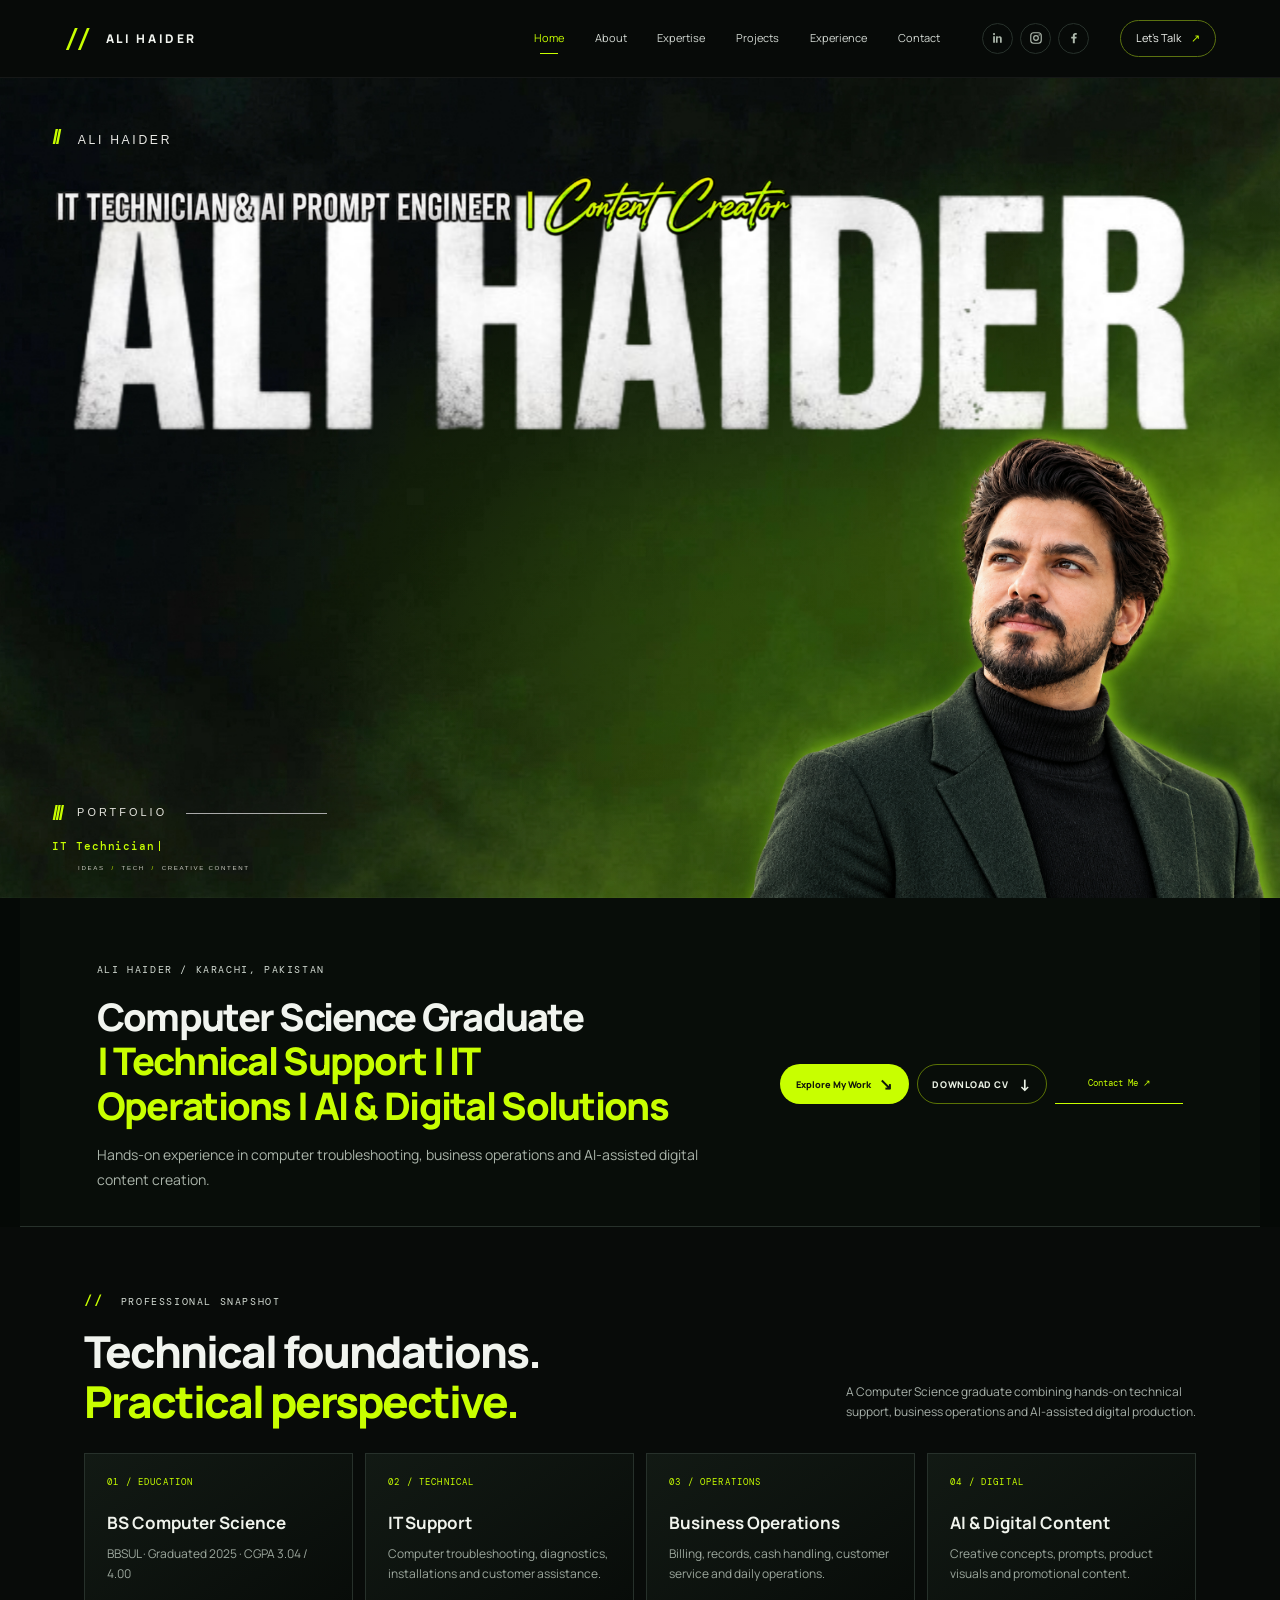
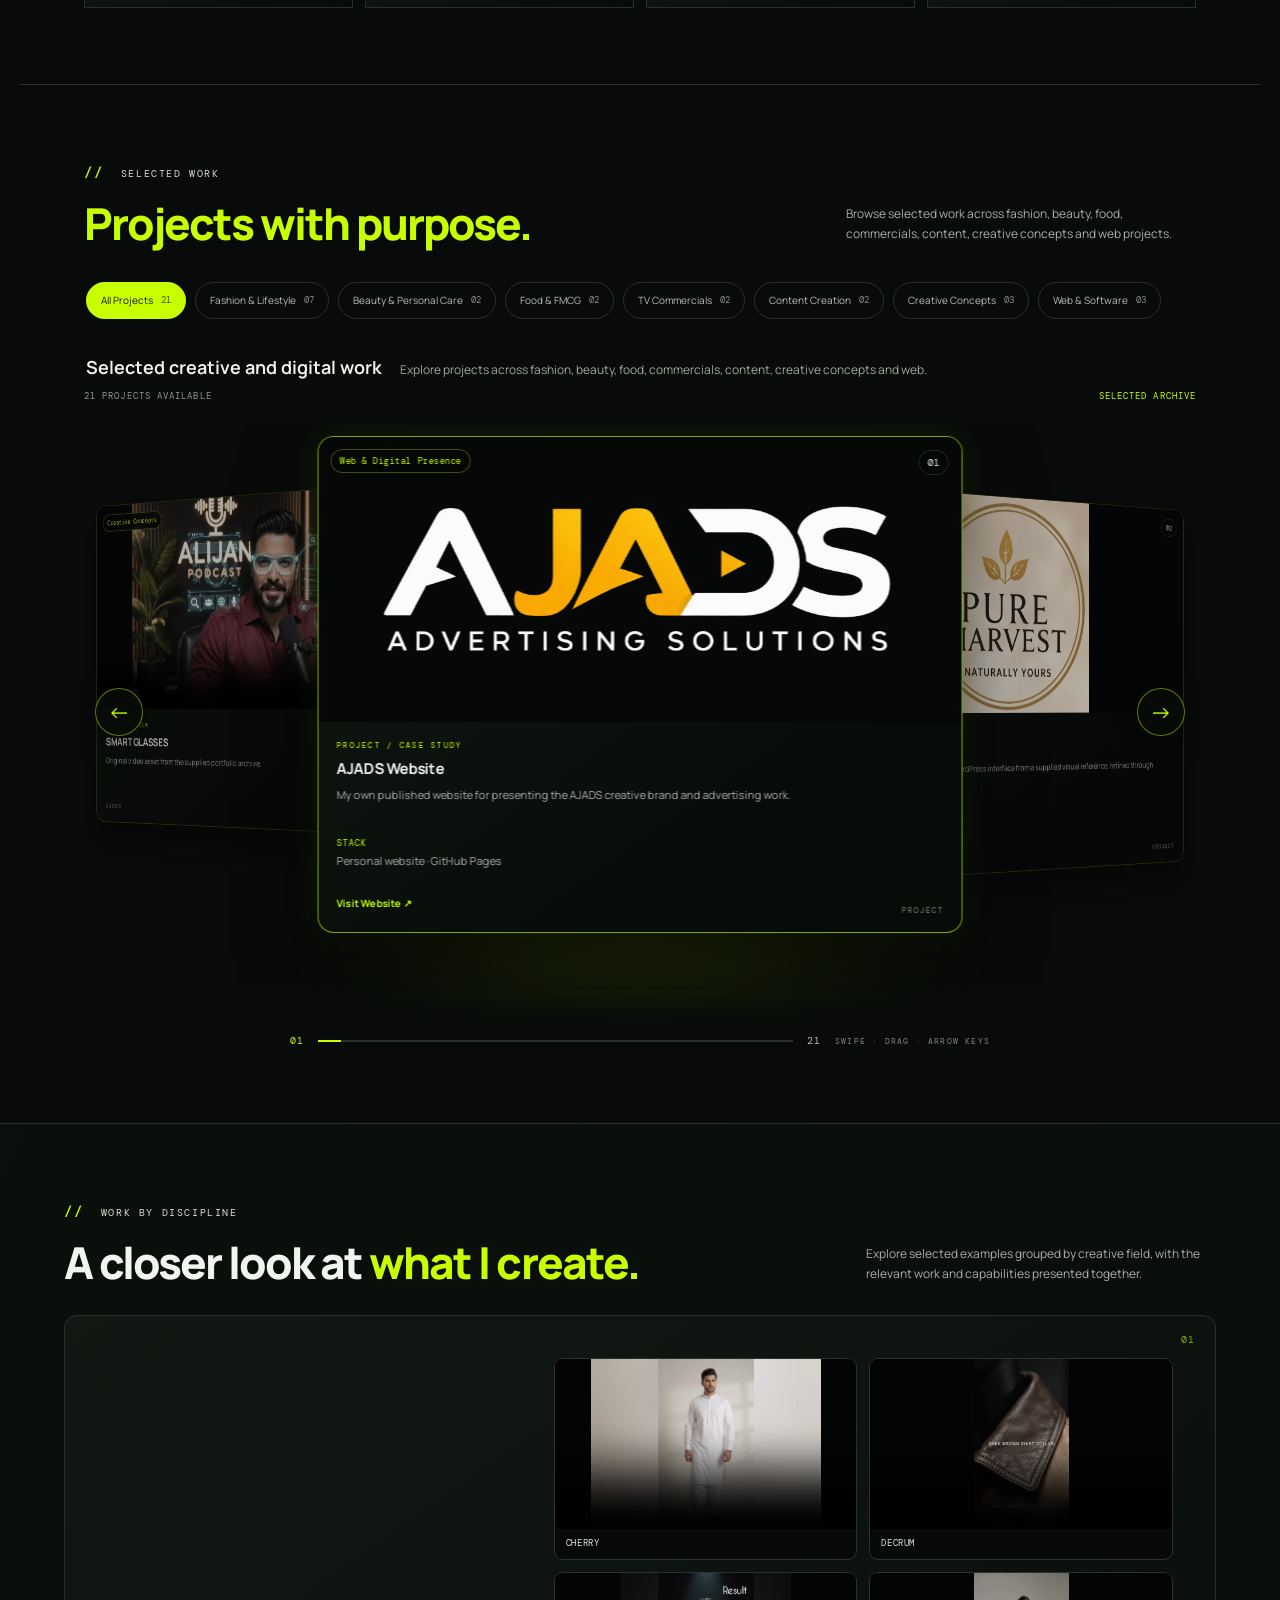
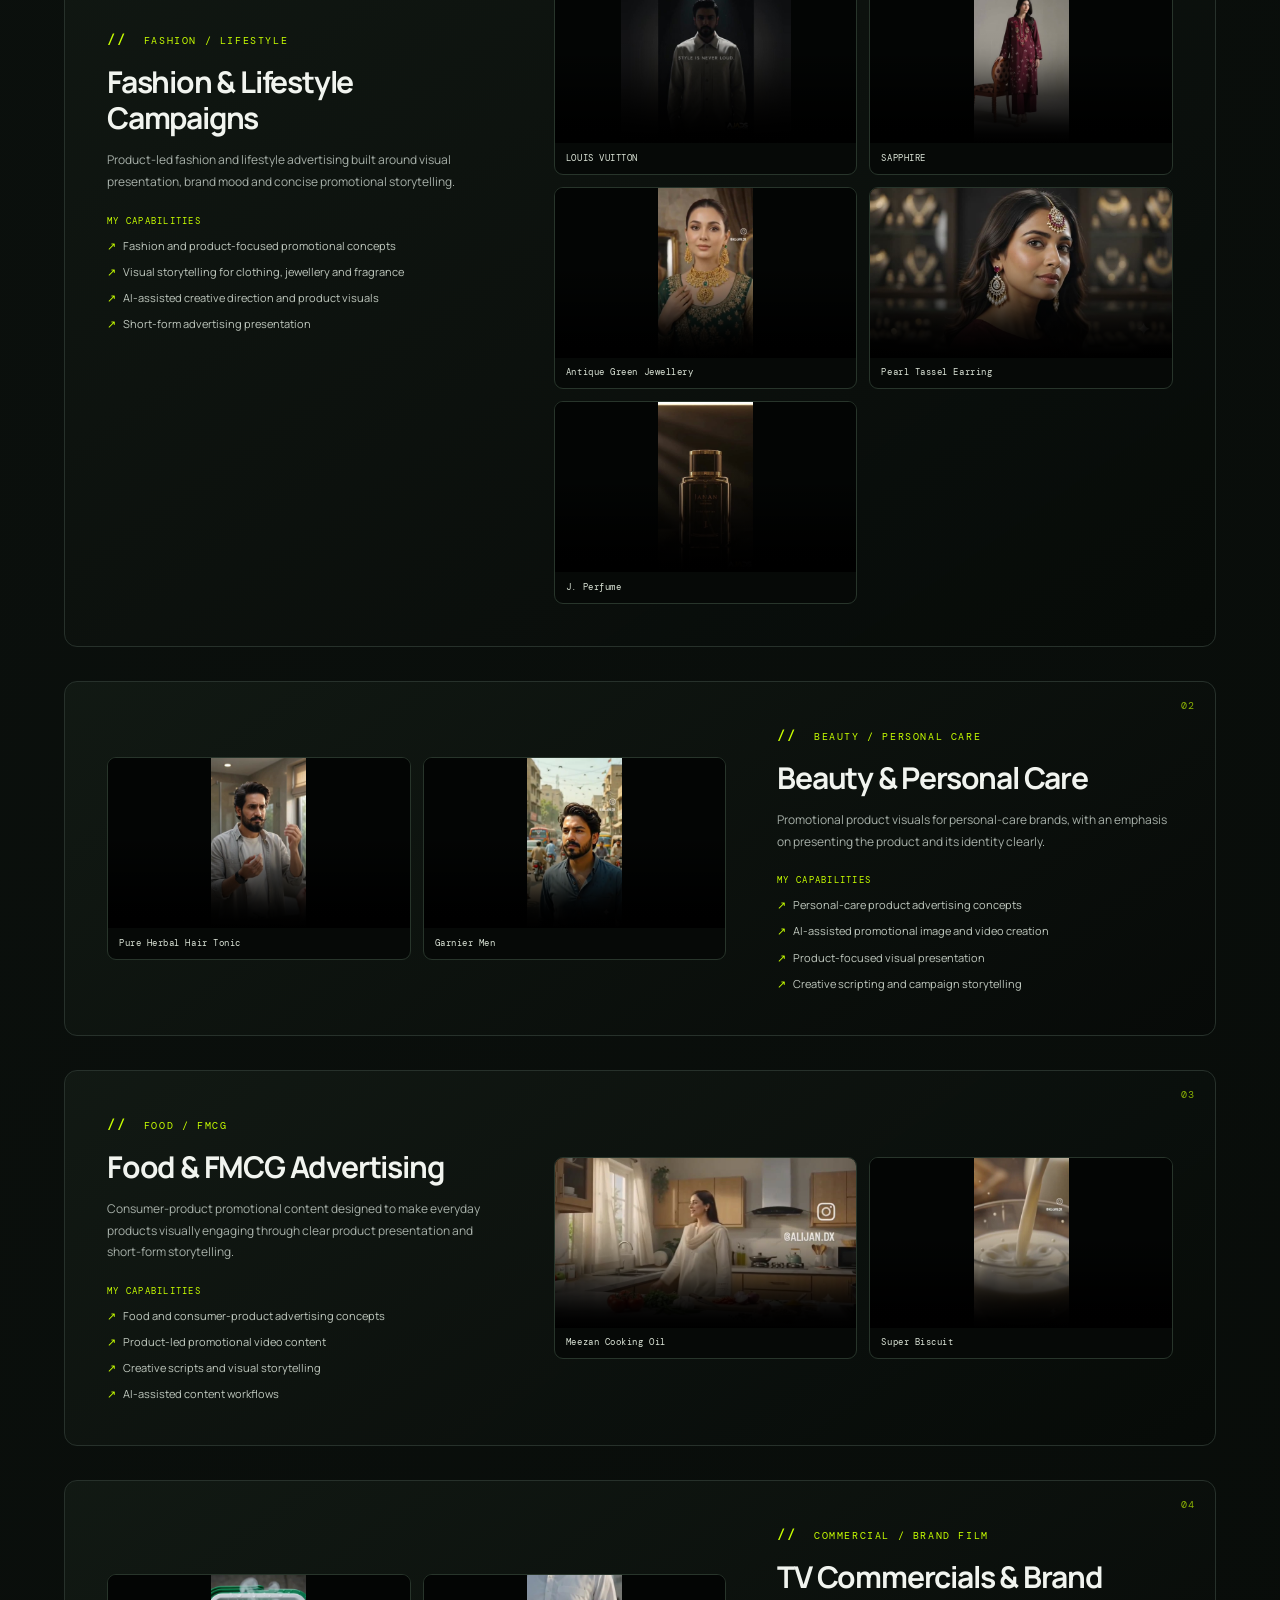
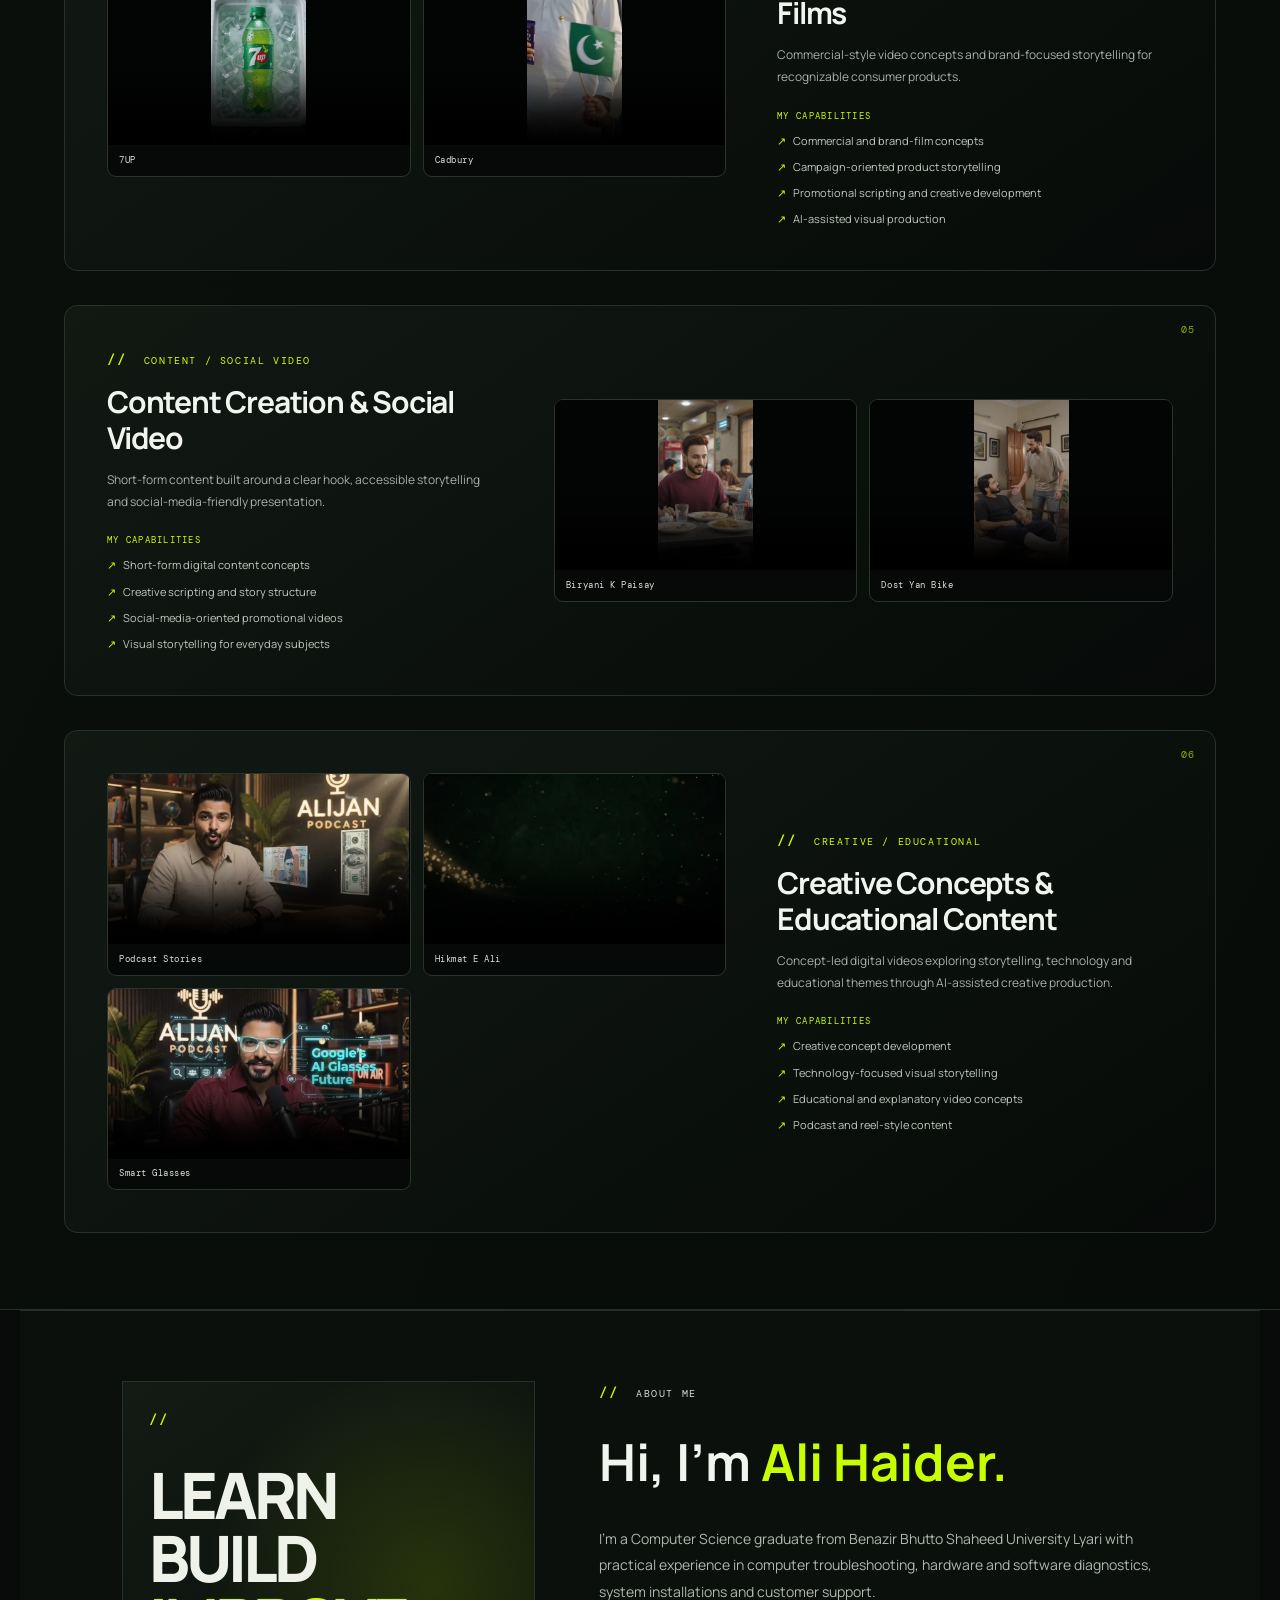
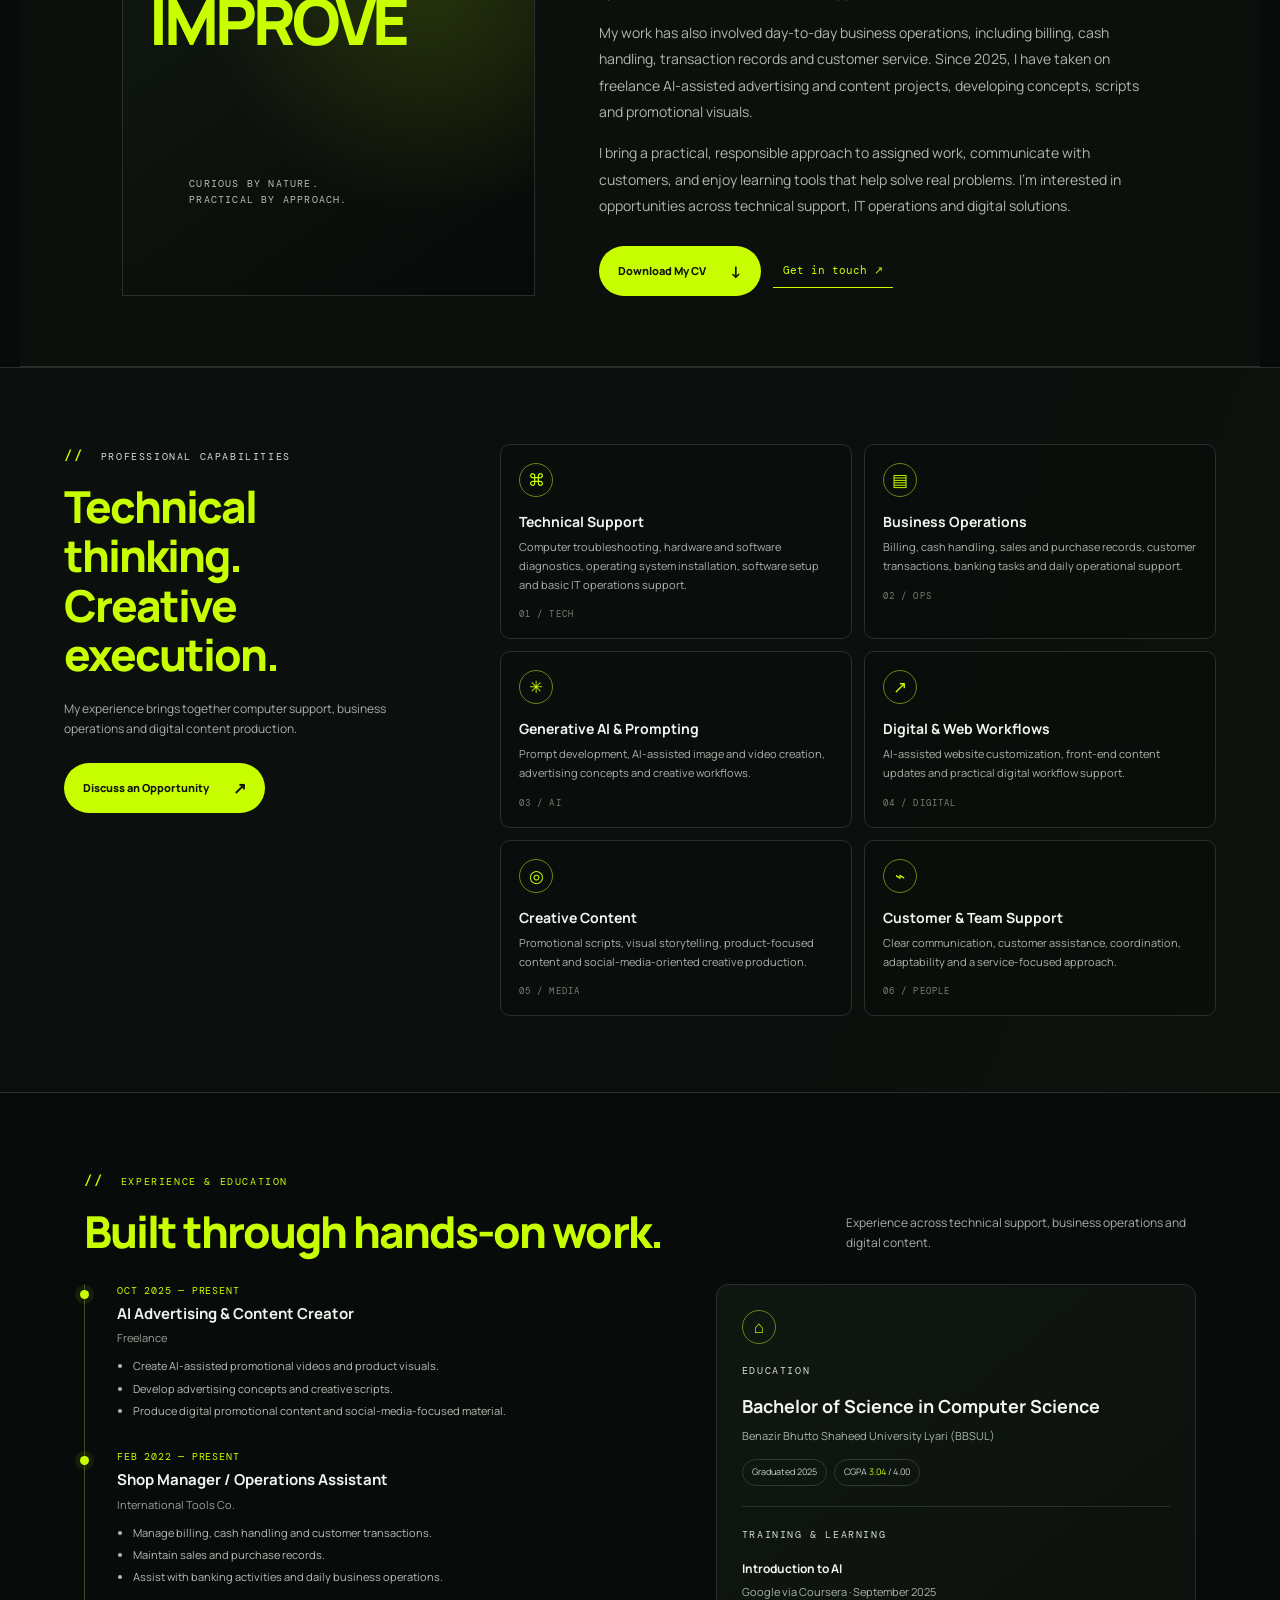
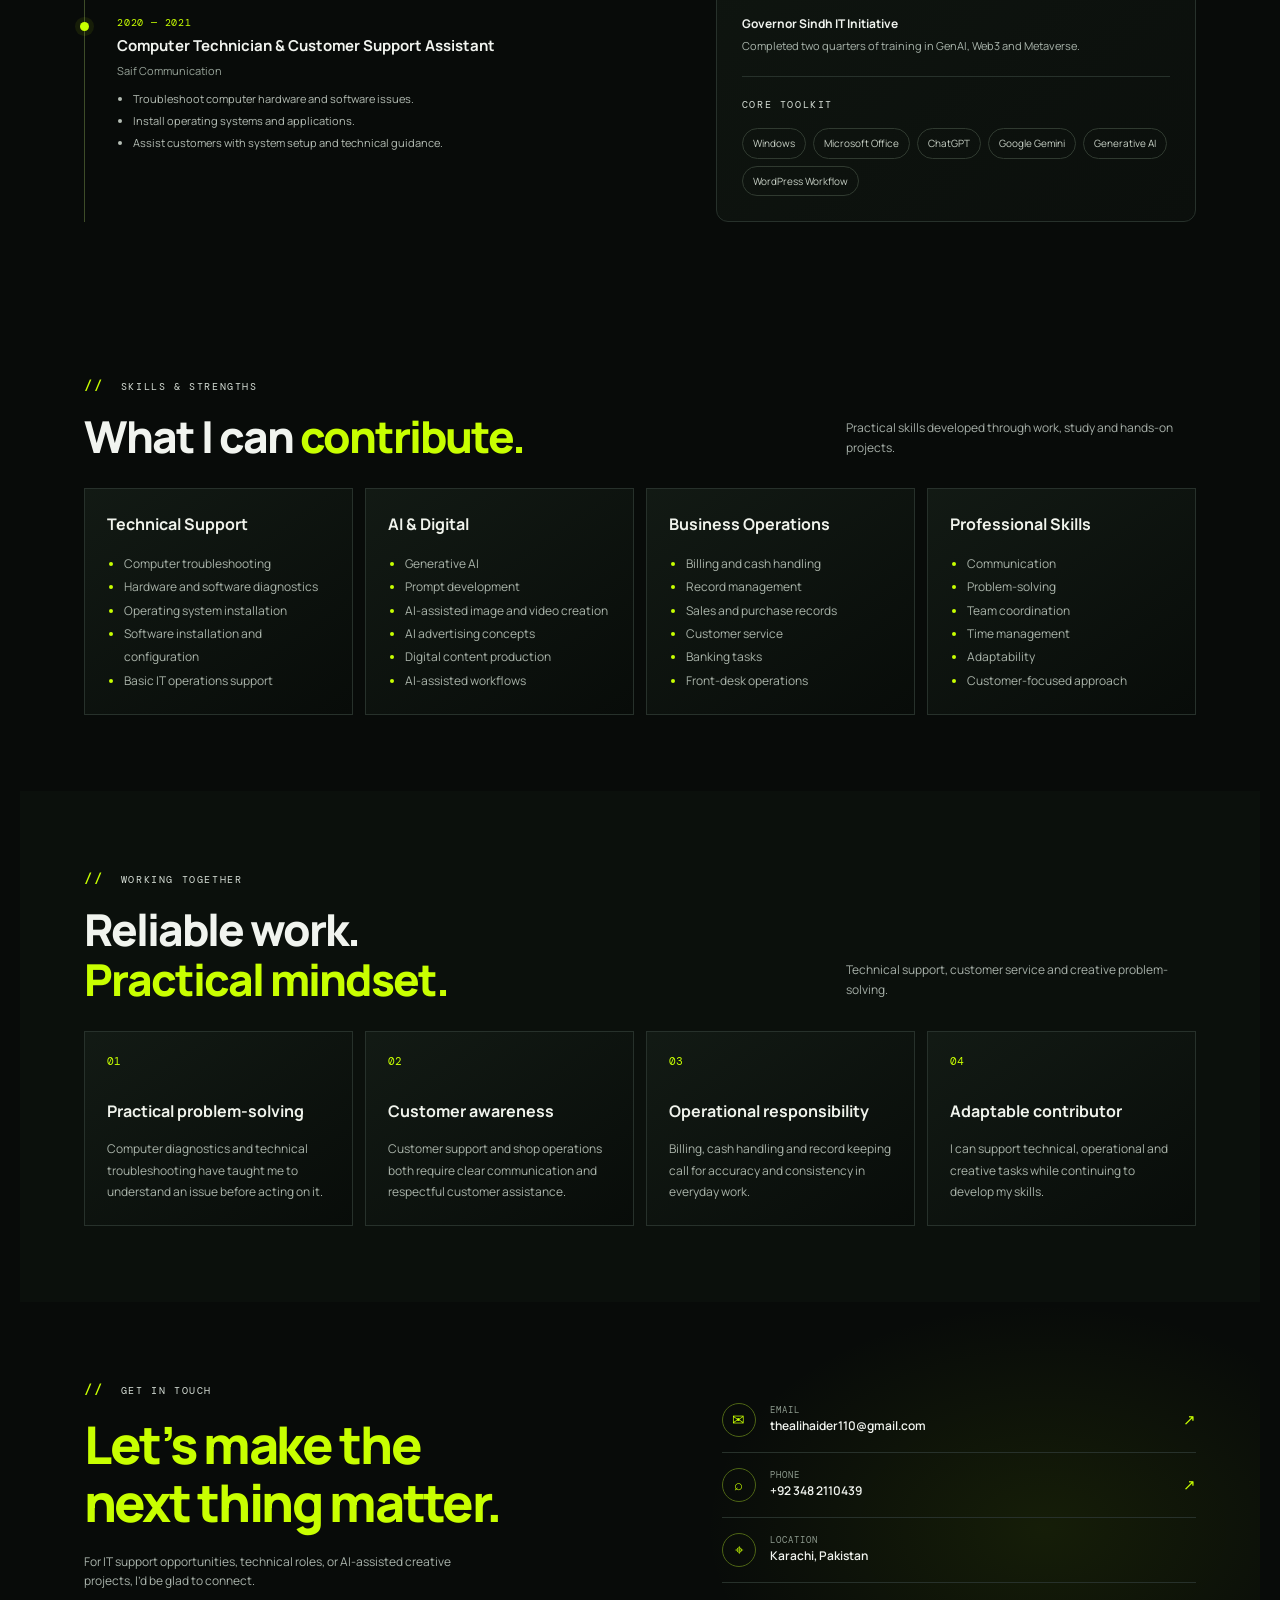
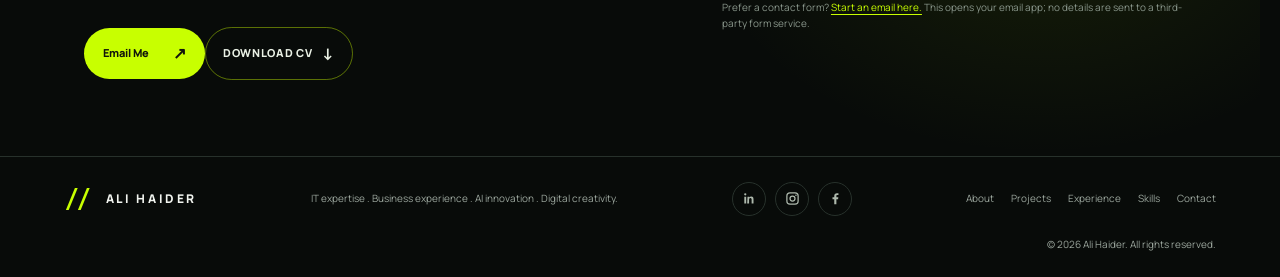
<file: index.html>
<!doctype html>
<html lang="en">
<head>
  <meta charset="utf-8"><meta name="viewport" content="width=device-width, initial-scale=1, viewport-fit=cover">
  <meta name="robots" content="index,follow">
  <meta name="author" content="Ali Haider">
  <meta name="theme-color" content="#080b09">
  <title>Ali Haider | IT Support & AI Creative Specialist</title>
  <meta name="description" content="Ali Haider — Computer Science graduate with experience in IT support, computer troubleshooting, business operations, and AI-assisted advertising and digital projects.">
  <meta property="og:title" content="Ali Haider | IT Support & AI Creative Specialist">
  <meta property="og:description" content="IT expertise, AI innovation and digital creativity.">
  <meta property="og:type" content="website">
  <meta property="og:locale" content="en_PK">
  <meta name="twitter:card" content="summary_large_image">
  <meta property="og:image" content="assets/images/ali-haider-hero.png">
  <link rel="preconnect" href="https://fonts.googleapis.com"><link rel="preconnect" href="https://fonts.gstatic.com" crossorigin>
  <link href="https://fonts.googleapis.com/css2?family=DM+Mono:wght@400;500&family=Manrope:wght@400;500;600;700;800&display=swap" rel="stylesheet">
  <link rel="stylesheet" href="colors/theme.css">
  <link rel="stylesheet" href="spacing/layout.css">
  <link rel="stylesheet" href="typography/type.css">
  <link rel="stylesheet" href="styles.css">
  <link rel="stylesheet" href="styles/components.css">
  <script type="application/ld+json">{"@context":"https://schema.org","@type":"Person","name":"Ali Haider","address":{"@type":"PostalAddress","addressLocality":"Karachi","addressCountry":"PK"},"alumniOf":{"@type":"CollegeOrUniversity","name":"Benazir Bhutto Shaheed University Lyari"},"email":"thealihaider110@gmail.com","sameAs":["https://www.linkedin.com/in/ali-haider-bb7a821a0?utm_source=share_via&amp;utm_content=profile&amp;utm_medium=member_android","https://www.instagram.com/alijan.dx?exln=MTBlaW90cDAzczU2dA==","https://www.facebook.com/share/1CWtFuwxdp/"]}</script>
</head>
<body>
  <a class="skip-link" href="#main">Skip to content</a>
  <header class="site-header">
    <a class="brand brand-animated" href="#home" aria-label="Ali Haider home"><span class="brand-mark">//</span><span>ALI HAIDER</span></a>
    <button class="menu-toggle" aria-label="Open navigation" aria-expanded="false" aria-controls="main-nav"><span></span><span></span></button>
    <nav id="main-nav" class="nav" aria-label="Main navigation">
      <a class="nav-link active" href="#home">Home</a><a class="nav-link" href="#about">About</a><a class="nav-link" href="#services">Expertise</a><a class="nav-link" href="#projects">Projects</a><a class="nav-link" href="#experience">Experience</a><a class="nav-link" href="#contact">Contact</a>
      <div class="header-social-links" aria-label="Digital platforms">
        <a href="https://www.linkedin.com/in/ali-haider-bb7a821a0?utm_source=share_via&amp;utm_content=profile&amp;utm_medium=member_android" target="_blank" rel="noopener noreferrer" aria-label="LinkedIn" title="LinkedIn">
          <svg viewBox="0 0 24 24" aria-hidden="true"><path d="M5.2 3.5a1.8 1.8 0 1 1 0 3.6 1.8 1.8 0 0 1 0-3.6ZM3.7 9h3v11h-3zm5.1 0h2.9v1.5h.1A3.2 3.2 0 0 1 14.7 8.8c3.1 0 3.7 2 3.7 4.6V20h-3v-5.8c0-1.4 0-3.1-1.9-3.1s-2.2 1.5-2.2 3V20h-3z"/></svg>
        </a>
        <a href="https://www.instagram.com/alijan.dx?exln=MTBlaW90cDAzczU2dA==" target="_blank" rel="noopener noreferrer" aria-label="Instagram" title="Instagram">
          <svg viewBox="0 0 24 24" aria-hidden="true"><rect x="3" y="3" width="18" height="18" rx="5" fill="none" stroke="currentColor" stroke-width="2"/><circle cx="12" cy="12" r="4" fill="none" stroke="currentColor" stroke-width="2"/><circle cx="17.5" cy="6.7" r="1.2"/></svg>
        </a>
        <a href="https://www.facebook.com/share/1CWtFuwxdp/" target="_blank" rel="noopener noreferrer" aria-label="Facebook" title="Facebook">
          <svg viewBox="0 0 24 24" aria-hidden="true"><path d="M13.4 21v-8h2.7l.4-3.1h-3.1v-2c0-.9.3-1.5 1.6-1.5h1.7V3.6c-.3 0-1.3-.1-2.5-.1-2.5 0-4.2 1.5-4.2 4.3v2.1H7.2V13H10v8z"/></svg>
        </a>
      </div>
      <a class="nav-cta" href="https://wa.me/923482110439" target="_blank" rel="noopener noreferrer">Let’s Talk <span>↗</span></a>
    </nav>
  </header>
  <main id="main">
    <section class="hero hero-reference" id="home" aria-label="Ali Haider animated portfolio hero">
      <div class="hero-stage">
        <img class="hero-background" src="assets/hero-animation/background.jpg" alt="" aria-hidden="true">
        <div class="hero-top-mark"><span>//</span> ALI HAIDER</div>
        <img class="hero-role" src="assets/hero-animation/role.png" alt="IT Technician and AI Prompt Engineer, Content Creator">
        <img class="hero-name" src="assets/hero-animation/name.png" alt="ALI HAIDER">
        <img class="hero-portrait" src="assets/hero-animation/portrait.png" alt="Ali Haider">
        <div class="hero-footer">
          <div class="hero-footer-row"><span class="slashes">///</span><span>PORTFOLIO</span><i></i></div>
          <span class="hero-role-typed" aria-live="polite"></span>
          <p>IDEAS <b>/</b> TECH <b>/</b> CREATIVE CONTENT</p>
        </div>
      </div>
      <div class="hero-intro-strip"><div><p class="eyebrow">ALI HAIDER / KARACHI, PAKISTAN</p><h1>Computer Science Graduate <span>| Technical Support | IT Operations | AI & Digital Solutions</span></h1><p>Hands-on experience in computer troubleshooting, business operations and AI-assisted digital content creation.</p></div><div class="hero-intro-actions"><a class="button button-primary" href="#projects">Explore My Work <span>↘</span></a><a class="button button-secondary" href="assets/Ali-Haider-CV.pdf" download>Download CV <span>↓</span></a><a class="text-link" href="#contact">Contact Me ↗</a></div></div>
    </section>
    <section class="section snapshot-section" id="snapshot">
      <div class="section-heading"><div><p class="eyebrow"><span class="eyebrow-mark">//</span> PROFESSIONAL SNAPSHOT</p><h2>Technical foundations.<br><span>Practical perspective.</span></h2></div><p class="section-intro">A Computer Science graduate combining hands-on technical support, business operations and AI-assisted digital production.</p></div>
      <div class="snapshot-grid">
        <article><span class="snapshot-index">01 / EDUCATION</span><strong>BS Computer Science</strong><p>BBSUL · Graduated 2025 · CGPA 3.04 / 4.00</p></article>
        <article><span class="snapshot-index">02 / TECHNICAL</span><strong>IT Support</strong><p>Computer troubleshooting, diagnostics, installations and customer assistance.</p></article>
        <article><span class="snapshot-index">03 / OPERATIONS</span><strong>Business Operations</strong><p>Billing, records, cash handling, customer service and daily operations.</p></article>
        <article><span class="snapshot-index">04 / DIGITAL</span><strong>AI & Digital Content</strong><p>Creative concepts, prompts, product visuals and promotional content.</p></article>
      </div>
    </section>

    <section class="section projects-section" id="projects">
      <div class="section-heading"><div><p class="eyebrow"><span class="eyebrow-mark">//</span> SELECTED WORK</p><h2>Projects with <span>purpose.</span></h2></div><p class="section-intro">Browse selected work across fashion, beauty, food, commercials, content, creative concepts and web projects.</p></div>
      <div class="project-filter-wrap"><div class="filter-row project-category-nav" id="project-category-nav" role="group" aria-label="Filter projects">
        <button class="filter active" data-filter="all" aria-pressed="true">All Projects <span class="filter-count"></span></button>
        <button class="filter" data-filter="Fashion & Lifestyle" aria-pressed="false">Fashion & Lifestyle <span class="filter-count"></span></button>
        <button class="filter" data-filter="Beauty & Personal Care" aria-pressed="false">Beauty & Personal Care <span class="filter-count"></span></button>
        <button class="filter" data-filter="Food & FMCG" aria-pressed="false">Food & FMCG <span class="filter-count"></span></button>
        <button class="filter" data-filter="TV Commercials" aria-pressed="false">TV Commercials <span class="filter-count"></span></button>
        <button class="filter" data-filter="Content Creation" aria-pressed="false">Content Creation <span class="filter-count"></span></button>
        <button class="filter" data-filter="Creative Concepts" aria-pressed="false">Creative Concepts <span class="filter-count"></span></button>
        <button class="filter" data-filter="Web & Software" aria-pressed="false">Web & Software <span class="filter-count"></span></button>
      </div></div>
      <div class="project-category-intro" id="project-category-intro" aria-live="polite"><h3>Selected creative and digital work</h3><p>Choose a category to explore the relevant projects, creative approach and individual contribution.</p></div>
      <div class="project-results-line"><span id="project-results-count" aria-live="polite">Preparing project archive…</span><span class="project-results-accent">SELECTED ARCHIVE</span></div>
      <div class="portfolio-stage" id="portfolio-stage" aria-label="Manually navigated project gallery">
        <button class="carousel-control carousel-prev" type="button" aria-label="Previous project">←</button>
        <div class="project-grid portfolio-carousel" id="project-grid" tabindex="0" aria-label="Project gallery. Use left and right arrow keys."></div>
        <button class="carousel-control carousel-next" type="button" aria-label="Next project">→</button>
      </div>
      <div class="carousel-status" aria-live="polite"><span id="carousel-current">00</span><span class="carousel-progress"><i id="carousel-progress-fill"></i></span><span id="carousel-total">00</span><span class="carousel-hint">SWIPE · DRAG · ARROW KEYS</span></div>
    </section>

    <!-- Skill-based showcase: separate from, and directly below, the original Projects section. -->
    <section class="section skill-showcases-section" id="skill-showcases" aria-labelledby="skill-showcases-title">
      <div class="section-heading">
        <div><p class="eyebrow"><span class="eyebrow-mark">//</span> WORK BY DISCIPLINE</p><h2 id="skill-showcases-title">A closer look at <span>what I create.</span></h2></div>
        <p class="section-intro">Explore selected examples grouped by creative field, with the relevant work and capabilities presented together.</p>
      </div>
      <div id="skill-showcase-list" class="skill-showcase-list" aria-live="polite">
        <p class="showcase-loading">Loading skill showcases…</p>
      </div>
    </section>

    <section class="section about-professional" id="about">
      <div class="about-professional-visual"><p class="eyebrow"><span class="eyebrow-mark">//</span></p><div class="about-visual-statement">LEARN<br>BUILD<br><span>IMPROVE</span></div><p class="visual-caption">CURIOUS BY NATURE.<br>PRACTICAL BY APPROACH.</p></div>
      <div class="about-professional-copy"><p class="eyebrow"><span class="eyebrow-mark">//</span> ABOUT ME </p><h2>Hi, I’m <span>Ali Haider.</span></h2>
        <p>I’m a Computer Science graduate from Benazir Bhutto Shaheed University Lyari with practical experience in computer troubleshooting, hardware and software diagnostics, system installations and customer support.</p>
        <p>My work has also involved day-to-day business operations, including billing, cash handling, transaction records and customer service. Since 2025, I have taken on freelance AI-assisted advertising and content projects, developing concepts, scripts and promotional visuals.</p>
        <p>I bring a practical, responsible approach to assigned work, communicate with customers, and enjoy learning tools that help solve real problems. I’m interested in opportunities across technical support, IT operations and digital solutions.</p>
        <div class="about-actions"><a class="button button-primary" href="assets/Ali-Haider-CV.pdf" download>Download My CV <span>↓</span></a><a class="text-link" href="#contact">Get in touch ↗</a></div>
      </div>
    </section>

    <section class="section expertise-section" id="services">
      <div class="expertise-intro"><p class="eyebrow"><span class="eyebrow-mark">//</span> PROFESSIONAL CAPABILITIES</p><h2>Technical thinking.<br><span>Creative execution.</span></h2><p>My experience brings together computer support, business operations and digital content production.</p><a class="button button-primary" href="#contact">Discuss an Opportunity <span>↗</span></a></div>
      <div class="expertise-grid">
        <article class="expertise-card"><span class="card-icon">⌘</span><h3>Technical Support</h3><p>Computer troubleshooting, hardware and software diagnostics, operating system installation, software setup and basic IT operations support.</p><span class="card-index">01 / TECH</span></article>
        <article class="expertise-card"><span class="card-icon">▤</span><h3>Business Operations</h3><p>Billing, cash handling, sales and purchase records, customer transactions, banking tasks and daily operational support.</p><span class="card-index">02 / OPS</span></article>
        <article class="expertise-card"><span class="card-icon">✳</span><h3>Generative AI & Prompting</h3><p>Prompt development, AI-assisted image and video creation, advertising concepts and creative workflows.</p><span class="card-index">03 / AI</span></article>
        <article class="expertise-card"><span class="card-icon">↗</span><h3>Digital & Web Workflows</h3><p>AI-assisted website customization, front-end content updates and practical digital workflow support.</p><span class="card-index">04 / DIGITAL</span></article>
        <article class="expertise-card"><span class="card-icon">◎</span><h3>Creative Content</h3><p>Promotional scripts, visual storytelling, product-focused content and social-media-oriented creative production.</p><span class="card-index">05 / MEDIA</span></article>
        <article class="expertise-card"><span class="card-icon">⌁</span><h3>Customer & Team Support</h3><p>Clear communication, customer assistance, coordination, adaptability and a service-focused approach.</p><span class="card-index">06 / PEOPLE</span></article>
      </div>
    </section>

    <section class="section journey-section" id="experience">
      <div class="section-heading"><div><p class="eyebrow"><span class="eyebrow-mark">//</span> EXPERIENCE & EDUCATION</p><h2>Built through <span>hands-on work.</span></h2></div><p class="section-intro">Experience across technical support, business operations and digital content.</p></div>
      <div class="journey-grid"><div class="timeline">
        <article class="timeline-item"><span class="timeline-dot"></span><p class="timeline-date">OCT 2025 — PRESENT</p><h3>AI Advertising & Content Creator</h3><p>Freelance</p><ul><li>Create AI-assisted promotional videos and product visuals.</li><li>Develop advertising concepts and creative scripts.</li><li>Produce digital promotional content and social-media-focused material.</li></ul></article>
        <article class="timeline-item"><span class="timeline-dot"></span><p class="timeline-date">FEB 2022 — PRESENT</p><h3>Shop Manager / Operations Assistant</h3><p>International Tools Co.</p><ul><li>Manage billing, cash handling and customer transactions.</li><li>Maintain sales and purchase records.</li><li>Assist with banking activities and daily business operations.</li></ul></article>
        <article class="timeline-item"><span class="timeline-dot"></span><p class="timeline-date">2020 — 2021</p><h3>Computer Technician & Customer Support Assistant</h3><p>Saif Communication</p><ul><li>Troubleshoot computer hardware and software issues.</li><li>Install operating systems and applications.</li><li>Assist customers with system setup and technical guidance.</li></ul></article>
      </div>
      <aside class="education-card"><span class="card-icon">⌂</span><p class="eyebrow">EDUCATION</p><h3>Bachelor of Science in Computer Science</h3><p>Benazir Bhutto Shaheed University Lyari (BBSUL)</p><div class="education-meta"><span>Graduated 2025</span><span class="cgpa-highlight">CGPA <span class="cgpa-number">3.04</span> / 4.00</span></div><div class="education-rule"></div><p class="eyebrow">TRAINING & LEARNING</p><h4>Introduction to AI</h4><p>Google via Coursera · September 2025</p><h4>Governor Sindh IT Initiative</h4><p>Completed two quarters of training in GenAI, Web3 and Metaverse.</p><div class="education-rule"></div><p class="eyebrow core-toolkit-label">CORE TOOLKIT</p><div class="tool-pills core-toolkit" aria-label="Core toolkit"><span>Windows</span><span>Microsoft Office</span><span>ChatGPT</span><span>Google Gemini</span><span>Generative AI</span><span>WordPress Workflow</span></div></aside></div>
    </section>

    <section class="section skills-detail" id="skills"><div class="section-heading"><div><p class="eyebrow"><span class="eyebrow-mark">//</span> SKILLS & STRENGTHS</p><h2>What I can <span>contribute.</span></h2></div><p class="section-intro">Practical skills developed through work, study and hands-on projects.</p></div>
      <div class="skill-detail-grid">
        <article><h3>Technical Support</h3><ul><li>Computer troubleshooting</li><li>Hardware and software diagnostics</li><li>Operating system installation</li><li>Software installation and configuration</li><li>Basic IT operations support</li></ul></article>
        <article><h3>AI & Digital</h3><ul><li>Generative AI</li><li>Prompt development</li><li>AI-assisted image and video creation</li><li>AI advertising concepts</li><li>Digital content production</li><li>AI-assisted workflows</li></ul></article>
        <article><h3>Business Operations</h3><ul><li>Billing and cash handling</li><li>Record management</li><li>Sales and purchase records</li><li>Customer service</li><li>Banking tasks</li><li>Front-desk operations</li></ul></article>
        <article><h3>Professional Skills</h3><ul><li>Communication</li><li>Problem-solving</li><li>Team coordination</li><li>Time management</li><li>Adaptability</li><li>Customer-focused approach</li></ul></article>
      </div>
    </section>

    <section class="section why-section" id="why-work-with-me"><div class="section-heading"><div><p class="eyebrow"><span class="eyebrow-mark">//</span> WORKING TOGETHER</p><h2>Reliable work.<br><span>Practical mindset.</span></h2></div><p class="section-intro">Technical support, customer service and creative problem-solving.</p></div>
      <div class="why-grid"><article><b>01</b><h3>Practical problem-solving</h3><p>Computer diagnostics and technical troubleshooting have taught me to understand an issue before acting on it.</p></article><article><b>02</b><h3>Customer awareness</h3><p>Customer support and shop operations both require clear communication and respectful customer assistance.</p></article><article><b>03</b><h3>Operational responsibility</h3><p>Billing, cash handling and record keeping call for accuracy and consistency in everyday work.</p></article><article><b>04</b><h3>Adaptable contributor</h3><p>I can support technical, operational and creative tasks while continuing to develop my skills.</p></article></div>
    </section>

    <section class="contact-section" id="contact"><div class="contact-backdrop" aria-hidden="true"></div><div class="contact-copy"><p class="eyebrow"><span class="eyebrow-mark">//</span> GET IN TOUCH</p><h2>Let’s make the<br><span>next thing matter.</span></h2><p>For IT support opportunities, technical roles, or AI-assisted creative projects, I’d be glad to connect.</p><a class="button button-primary" href="mailto:thealihaider110@gmail.com?subject=Professional%20Opportunity%20for%20Ali%20Haider">Email Me <span>↗</span></a><a class="button button-secondary" href="assets/Ali-Haider-CV.pdf" download>Download CV <span>↓</span></a></div><div class="contact-details"><a href="mailto:thealihaider110@gmail.com"><span class="detail-icon">✉</span><span><small>EMAIL</small><b>thealihaider110@gmail.com</b></span><span class="detail-arrow">↗</span></a><a href="https://wa.me/923482110439" target="_blank" rel="noopener noreferrer" aria-label="Chat on WhatsApp: +92 348 2110439"><span class="detail-icon">⌕</span><span><small>PHONE</small><b>+92 348 2110439</b></span><span class="detail-arrow">↗</span></a><div class="contact-location"><span class="detail-icon">⌖</span><span><small>LOCATION</small><b>Karachi, Pakistan</b></span></div><p class="contact-note">Prefer a contact form? <a href="mailto:thealihaider110@gmail.com?subject=Portfolio%20Enquiry">Start an email here.</a> This opens your email app; no details are sent to a third-party form service.</p></div></section>
  </main>
  <footer class="footer"><a class="brand brand-animated" href="#home"><span class="brand-mark">//</span><span>ALI HAIDER</span></a><p>IT expertise . Business experience . AI innovation . Digital creativity.</p><div class="social-links" aria-label="Social media links">
    <a href="https://www.linkedin.com/in/ali-haider-bb7a821a0?utm_source=share_via&amp;utm_content=profile&amp;utm_medium=member_android" target="_blank" rel="noopener noreferrer" aria-label="LinkedIn" title="LinkedIn">
      <svg viewBox="0 0 24 24" aria-hidden="true"><path d="M5.2 3.5a1.8 1.8 0 1 1 0 3.6 1.8 1.8 0 0 1 0-3.6ZM3.7 9h3v11h-3zm5.1 0h2.9v1.5h.1A3.2 3.2 0 0 1 14.7 8.8c3.1 0 3.7 2 3.7 4.6V20h-3v-5.8c0-1.4 0-3.1-1.9-3.1s-2.2 1.5-2.2 3V20h-3z"/></svg>
    </a>
    <a href="https://www.instagram.com/alijan.dx?exln=MTBlaW90cDAzczU2dA==" target="_blank" rel="noopener noreferrer" aria-label="Instagram" title="Instagram">
      <svg viewBox="0 0 24 24" aria-hidden="true"><rect x="3" y="3" width="18" height="18" rx="5" fill="none" stroke="currentColor" stroke-width="2"/><circle cx="12" cy="12" r="4" fill="none" stroke="currentColor" stroke-width="2"/><circle cx="17.5" cy="6.7" r="1.2"/></svg>
    </a>
    <a href="https://www.facebook.com/share/1CWtFuwxdp/" target="_blank" rel="noopener noreferrer" aria-label="Facebook" title="Facebook">
      <svg viewBox="0 0 24 24" aria-hidden="true"><path d="M13.4 21v-8h2.7l.4-3.1h-3.1v-2c0-.9.3-1.5 1.6-1.5h1.7V3.6c-.3 0-1.3-.1-2.5-.1-2.5 0-4.2 1.5-4.2 4.3v2.1H7.2V13H10v8z"/></svg>
    </a>
  </div><nav aria-label="Footer navigation"><a href="#about">About</a><a href="#projects">Projects</a><a href="#experience">Experience</a><a href="#skills">Skills</a><a href="#contact">Contact</a></nav><small>© <span id="year"></span> Ali Haider. All rights reserved.</small></footer>
  <script src="script.js" defer></script>
  <script src="components/skill-showcases.js" defer></script>
</body></html>
</file>
<file: colors/theme.css>
/* Edit this file to change the portfolio color palette. */
:root{--bg:#080b09;--panel:#0c110f;--panel2:#101613;--line:#27312b;--text:#f1f4ef;--muted:#a7b0a9;--lime:#c8ff00;--lime2:#a8d900;}
</file>
<file: spacing/layout.css>
/* Shared layout measurements: maximum content width and standard corner radius. */
:root{--max:1240px;--radius:13px;}
</file>
<file: typography/type.css>
/* Global font stacks. Google Fonts are loaded in index.html; local fallbacks remain available. */
:root{--font:'Manrope',Arial,sans-serif;--mono:'DM Mono',monospace;}
</file>
<file: styles.css>
/* Ali Haider portfolio — charcoal / neon-lime visual system */
*{box-sizing:border-box}html{scroll-behavior:smooth;scroll-padding-top:86px}body{margin:0;background:var(--bg);color:var(--text);font-family:var(--font);font-size:15px;line-height:1.65;overflow-x:hidden}a{color:inherit;text-decoration:none}button{font:inherit}.skip-link{position:absolute;top:-60px;left:1rem;background:var(--lime);color:#0a0c09;padding:.7rem 1rem;z-index:99}.skip-link:focus{top:1rem}.site-header{height:78px;display:flex;align-items:center;justify-content:space-between;gap:2rem;padding:0 max(5vw,calc((100vw - var(--max))/2));position:sticky;top:0;z-index:50;background:rgba(8,11,9,.93);backdrop-filter:blur(16px);border-bottom:1px solid rgba(255,255,255,.06)}.brand{display:flex;align-items:center;gap:13px;font-size:12px;letter-spacing:.22em;font-weight:800;white-space:nowrap}.brand-mark{font-family:var(--mono);font-size:26px;line-height:1;color:var(--lime);font-weight:500;letter-spacing:-.16em;margin-right:5px;transform:skew(-12deg)}.nav{display:flex;align-items:center;gap:clamp(14px,2.4vw,32px)}.nav-link{font-size:11px;color:#d2d8d2;transition:color .2s}.nav-link:hover,.nav-link.active{color:var(--lime)}.nav-link.active:after{content:'';display:block;width:18px;height:1px;background:var(--lime);margin:5px auto -6px}.nav-cta{border:1px solid #5b7210;border-radius:30px;padding:8px 15px;font-size:11px;transition:background .2s,color .2s}.nav-cta span{color:var(--lime);padding-left:8px}.nav-cta:hover{background:var(--lime);color:#10140b}.nav-cta:hover span{color:#10140b}.header-social-links{display:flex;align-items:center;gap:7px;margin-left:clamp(0px,1vw,12px)}.header-social-links a{width:31px;height:31px;display:grid;place-items:center;border:1px solid var(--line);border-radius:50%;color:#aeb9ad;transition:transform .22s,border-color .22s,color .22s,background .22s}.header-social-links svg{width:14px;height:14px;fill:currentColor}.header-social-links a:hover{transform:translateY(-3px);border-color:var(--lime);color:var(--lime);background:rgba(200,255,0,.07)}.menu-toggle{display:none}.hero{position:relative;max-width:1600px;margin:0 auto;padding:0 0 48px;overflow:hidden;background:radial-gradient(ellipse at 78% 30%,rgba(137,185,0,.12),transparent 38%)}.hero-art{width:100%;position:relative;overflow:hidden;border-bottom:1px solid var(--line);background:#090c0a}.hero-art:after{content:'';position:absolute;inset:auto 0 0;height:20%;background:linear-gradient(0deg,rgba(8,11,9,.25),transparent);pointer-events:none}.hero-art img{display:block;width:100%;height:auto;aspect-ratio:1672/941;object-fit:contain;object-position:center}.hero-copy{max-width:var(--max);margin:0 auto;padding:30px 5vw 0;display:grid;grid-template-columns:1fr minmax(280px,.75fr);column-gap:8%;align-items:center}.eyebrow{font-family:var(--mono);font-size:10px;letter-spacing:.16em;color:#d5ddd5;margin:0 0 15px}.eyebrow-mark{color:var(--lime);font-weight:500;margin-right:10px;font-size:14px}.hero-copy .eyebrow{grid-column:1/-1;margin-bottom:7px}.hero h1{font-size:clamp(34px,5.2vw,68px);line-height:1.02;letter-spacing:-.055em;margin:0;font-weight:800}.hero h1 span,.section-heading h2 span,.expertise-intro h2 span,.about-copy h2 span,.skills-label h2 span,.contact-copy h2 span{color:var(--lime)}.hero-lede{grid-column:2;grid-row:2/4;max-width:440px;color:#b7c0b8;font-size:14px;margin:0;align-self:center}.hero-actions{display:flex;align-items:center;gap:24px;margin-top:23px}.button{display:inline-flex;align-items:center;justify-content:center;gap:24px;border-radius:30px;padding:12px 19px;font-size:11px;font-weight:800;transition:transform .2s,box-shadow .2s,background .2s}.button span{font-size:16px}.button-primary{background:var(--lime);color:#11150b}.button-primary:hover{transform:translateY(-2px);box-shadow:0 8px 28px rgba(200,255,0,.15);background:#d6ff42}.text-link{font-size:11px;border-bottom:1px solid var(--lime);padding-bottom:4px}.text-link span{color:var(--lime);padding-left:8px}.hero-tags{display:flex;align-items:center;gap:12px;margin-top:25px;color:#8c988e;font-family:var(--mono);font-size:9px;letter-spacing:.12em}.hero-tags i{width:4px;height:4px;border-radius:50%;background:var(--lime)}.vertical-note{position:absolute;right:24px;top:32%;display:flex;flex-direction:column;align-items:center;gap:10px;font:9px var(--mono);letter-spacing:.12em;color:var(--lime);writing-mode:vertical-rl}.vertical-note b{font-weight:400;color:#a8b1a9}.section{max-width:var(--max);margin:0 auto;padding:92px 5vw}.projects-section{border-top:1px solid var(--line)}.section-heading{display:flex;justify-content:space-between;align-items:end;gap:35px;margin-bottom:27px}.section-heading h2,.expertise-intro h2,.about-copy h2,.skills-label h2,.contact-copy h2{font-size:clamp(29px,4vw,44px);line-height:1.12;letter-spacing:-.045em;margin:0;font-weight:800}.section-intro{max-width:350px;color:var(--muted);font-size:12px;margin:0 0 4px}.filter-row{display:flex;gap:8px;margin:0 0 20px}.filter{border:1px solid var(--line);background:transparent;color:#b7c0b8;border-radius:20px;padding:7px 13px;font-size:10px;cursor:pointer}.filter:hover,.filter.active{background:var(--lime);color:#11150b;border-color:var(--lime)}.project-grid{display:grid;grid-template-columns:repeat(3,minmax(0,1fr));gap:17px}.project-card{border:1px solid #28322b;background:linear-gradient(145deg,#0c110e,#080b09);border-radius:var(--radius);overflow:hidden;transition:transform .25s,border-color .25s;min-width:0}.project-card:hover{transform:translateY(-4px);border-color:#7a9719}.project-media{position:relative;aspect-ratio:16/10;background:#101712;overflow:hidden}.project-media img,.project-media video{display:block;width:100%;height:100%;object-fit:cover;transition:transform .45s}.project-card:hover .project-media img{transform:scale(1.035)}.project-media video{background:#050705}.project-category{position:absolute;left:13px;top:13px;background:rgba(5,8,6,.84);border:1px solid rgba(200,255,0,.3);color:var(--lime);padding:5px 8px;border-radius:20px;font:9px var(--mono);letter-spacing:.06em}.project-content{padding:17px}.project-content h3{font-size:16px;letter-spacing:-.025em;margin:0 0 7px}.project-content p{font-size:11px;color:#aab4ac;line-height:1.7;margin:0 0 13px}.project-stack{font:9px var(--mono);color:#d0daae;letter-spacing:.02em;border-top:1px solid #222b24;padding-top:11px}.project-bottom{display:flex;align-items:center;justify-content:space-between;gap:12px;margin-top:14px}.project-link{font-size:10px;color:var(--lime)}.project-link span{padding-left:5px}.project-note{font-size:10px;color:#9ba68e;margin-top:10px}.expertise-section{max-width:none;background:linear-gradient(110deg,#0b100d,#0b0f0d 60%,#0c120c);border-top:1px solid var(--line);border-bottom:1px solid var(--line);display:grid;grid-template-columns:minmax(250px,.72fr) 1.45fr;gap:7%;padding-left:max(5vw,calc((100vw - var(--max))/2));padding-right:max(5vw,calc((100vw - var(--max))/2))}.expertise-intro p:not(.eyebrow){font-size:12px;color:var(--muted);max-width:330px;margin:20px 0 24px}.expertise-grid{display:grid;grid-template-columns:repeat(2,minmax(0,1fr));gap:12px}.expertise-card{position:relative;border:1px solid var(--line);border-radius:10px;padding:18px;background:rgba(7,10,8,.4);min-height:175px;transition:border-color .2s}.expertise-card:hover{border-color:#637d18}.card-icon{width:34px;height:34px;display:grid;place-items:center;border:1px solid #6a8514;color:var(--lime);border-radius:50%;font-size:17px}.expertise-card h3{font-size:14px;margin:13px 0 5px}.expertise-card p{font-size:11px;line-height:1.7;color:#aab4ac;margin:0;max-width:330px}.card-index{display:block;margin-top:14px;font:9px var(--mono);letter-spacing:.12em;color:#74816f}.about-band{display:grid;grid-template-columns:1fr 1fr;max-width:1600px;margin:0 auto;border-bottom:1px solid var(--line);min-height:390px}.about-visual{position:relative;min-height:360px;overflow:hidden;background:linear-gradient(130deg,#101812,#050806 75%);border-right:1px solid var(--line)}.about-visual:before,.about-visual:after{content:'';position:absolute;transform:rotate(-34deg);width:65%;height:160%;left:8%;top:-30%;background:linear-gradient(90deg,transparent,rgba(132,180,0,.16),transparent);border-left:1px solid rgba(200,255,0,.12)}.about-visual:after{left:38%;opacity:.7}.about-visual-glow{position:absolute;inset:15% 10%;background:radial-gradient(ellipse,rgba(151,198,0,.16),transparent 65%)}.about-stamp{position:absolute;top:27%;left:16%;display:flex;gap:18px;align-items:start;color:var(--lime)}.about-stamp span{font:40px var(--mono);letter-spacing:-.2em}.about-stamp b{font-size:clamp(25px,4vw,45px);line-height:1.1;letter-spacing:-.04em;color:#e8eee5}.visual-caption{position:absolute;left:16%;bottom:15%;font:10px var(--mono);letter-spacing:.13em;line-height:1.9;color:#b5c0b3}.about-copy{padding:62px clamp(28px,6vw,90px) 55px}.about-copy h2{margin-bottom:19px}.about-copy>p:not(.eyebrow){font-size:12px;color:#aeb8af;max-width:540px}.about-stats{display:grid;grid-template-columns:repeat(3,1fr);border-top:1px solid var(--line);border-bottom:1px solid var(--line);margin:27px 0 20px;padding:17px 0}.about-stats div{display:flex;flex-direction:column;padding-right:12px;border-right:1px solid var(--line)}.about-stats div:last-child{border:0;padding-left:12px}.about-stats strong{font-size:21px;color:var(--lime);letter-spacing:-.04em}.about-stats small{font-size:9px;color:#9ca89d}.strength-list{display:flex;flex-wrap:wrap;gap:10px 18px;color:#c5cec4;font-size:10px}.strength-list span::first-letter{color:var(--lime)}.journey-section{padding-bottom:95px}.journey-grid{display:grid;grid-template-columns:1.1fr .9fr;gap:45px}.timeline{padding-left:16px;border-left:1px solid #3d4c28}.timeline-item{position:relative;padding:0 0 28px 16px}.timeline-dot{position:absolute;width:9px;height:9px;border-radius:50%;background:var(--lime);left:-21px;top:6px;box-shadow:0 0 0 5px rgba(200,255,0,.08)}.timeline-date{font:10px var(--mono);color:var(--lime);letter-spacing:.08em;margin:0 0 5px}.timeline-item h3{font-size:15px;margin:0 0 3px}.timeline-item>p:not(.timeline-date){font-size:11px;color:#98a49a;margin:0 0 8px}.timeline-item ul{padding-left:16px;margin:0;color:#b5beb5;font-size:11px}.timeline-item li{padding:2px 0}.education-card{background:linear-gradient(140deg,#101711,#0b0f0c);border:1px solid var(--line);border-radius:12px;padding:25px}.education-card>.eyebrow{margin-top:19px}.education-card h3{font-size:18px;line-height:1.4;margin:8px 0}.education-card>p:not(.eyebrow){font-size:11px;color:#aab5ac;margin:4px 0}.education-meta{display:flex;flex-wrap:wrap;gap:7px;margin-top:14px}.education-meta span,.tool-pills span{border:1px solid #303a30;border-radius:20px;padding:5px 9px;color:#c8d1c6;font-size:9px}.education-rule{height:1px;background:var(--line);margin:20px 0}.education-card h4{font-size:12px;margin:13px 0 3px}.tool-pills{display:flex;flex-wrap:wrap;gap:7px}.skills-strip{border-top:1px solid var(--line);border-bottom:1px solid var(--line);padding:52px max(5vw,calc((100vw - var(--max))/2));display:grid;grid-template-columns:.8fr 1.6fr;gap:6%;background:#0b100d}.skills-label h2{font-size:30px}.skill-columns{display:grid;grid-template-columns:repeat(3,1fr);gap:20px}.skill-columns h3{font-size:12px;color:var(--lime);margin:0 0 9px}.skill-columns p{font-size:10px;line-height:1.9;color:#aab4ac;margin:0}.contact-section{position:relative;max-width:var(--max);margin:0 auto;padding:90px 5vw;display:grid;grid-template-columns:1fr .9fr;gap:10%;overflow:hidden}.contact-backdrop{position:absolute;z-index:-1;right:-10%;top:0;width:55%;height:100%;background:radial-gradient(ellipse,rgba(119,164,0,.12),transparent 70%);pointer-events:none}.contact-copy h2{font-size:clamp(35px,4.6vw,52px)}.contact-copy>p:not(.eyebrow){font-size:12px;color:#aab4ac;max-width:380px;margin:19px 0 24px}.contact-details{padding-top:10px}.contact-details>a,.contact-location{display:flex;align-items:center;gap:14px;border-bottom:1px solid var(--line);padding:15px 0}.detail-icon{width:34px;height:34px;border:1px solid #4d6415;border-radius:50%;display:grid;place-items:center;color:var(--lime);flex-shrink:0}.contact-details a>span:nth-child(2),.contact-location>span:nth-child(2){display:flex;flex-direction:column;min-width:0}.contact-details small,.contact-location small{font:9px var(--mono);letter-spacing:.12em;color:#8e9b8f}.contact-details b,.contact-location b{font-size:12px;font-weight:600;overflow-wrap:anywhere}.detail-arrow{margin-left:auto;color:var(--lime)}.contact-note{font-size:10px;color:#89968b;margin-top:16px}.contact-note a{color:var(--lime);text-decoration:underline;text-underline-offset:3px}.footer{border-top:1px solid var(--line);padding:25px max(5vw,calc((100vw - var(--max))/2));display:flex;align-items:center;justify-content:space-between;gap:20px;flex-wrap:wrap}.footer>p{font-size:10px;color:#9ba69d;margin:0}.footer nav{display:flex;gap:17px}.footer nav a,.footer small{font-size:10px;color:#9ba69d}.footer nav a:hover{color:var(--lime)}.footer small{width:100%;text-align:right}.reveal{opacity:0;transform:translateY(14px);transition:opacity .55s ease,transform .55s ease}.reveal.in-view{opacity:1;transform:none}:focus-visible{outline:2px solid var(--lime);outline-offset:4px}::selection{background:var(--lime);color:#080b09}
@media(min-width:1500px){.hero-copy{padding-left:0;padding-right:0}.hero-copy{grid-template-columns:1fr minmax(300px,.75fr)}}
@media(max-width:900px){.site-header{padding:0 5vw}.nav{gap:12px}.nav-link{font-size:10px}.nav-cta{padding:7px 10px}.header-social-links{gap:5px;margin-left:0}.header-social-links a{width:28px;height:28px}.hero-copy{padding:28px 7vw 0;grid-template-columns:1fr;gap:0}.hero-copy .eyebrow{grid-column:auto}.hero-lede{grid-column:auto;grid-row:auto;margin-top:14px;max-width:560px}.hero-actions{margin-top:19px}.hero-tags{margin-top:19px}.vertical-note{display:none}.section{padding:72px 5vw}.expertise-section{padding:72px 5vw;grid-template-columns:1fr;gap:35px}.expertise-intro p:not(.eyebrow){max-width:560px}.about-copy{padding:45px 5vw}.journey-grid{gap:25px}.skills-strip{padding:45px 5vw;grid-template-columns:1fr;gap:25px}.contact-section{padding:72px 5vw}.project-grid{grid-template-columns:repeat(2,minmax(0,1fr))}}
@media(max-width:650px){html{scroll-padding-top:70px}.site-header{height:68px}.menu-toggle{display:flex;flex-direction:column;gap:5px;background:transparent;border:1px solid var(--line);border-radius:9px;padding:10px;cursor:pointer}.menu-toggle span{display:block;width:18px;height:1px;background:var(--lime)}.nav{display:none;position:absolute;top:67px;left:0;right:0;background:#0a0e0b;border-bottom:1px solid var(--line);padding:18px 5vw 22px;align-items:stretch;flex-direction:column;gap:0}.nav.open{display:flex}.nav-link{padding:12px 0;font-size:12px}.nav-link.active:after{display:none}.nav-cta{align-self:flex-start;margin-top:10px;padding:10px 15px}.header-social-links{align-self:flex-start;margin:14px 0 2px;gap:10px}.header-social-links a{width:36px;height:36px}.header-social-links svg{width:16px;height:16px}.hero{padding-bottom:37px}.hero-art img{aspect-ratio:1672/941;object-fit:contain}.hero-copy{padding:25px 6vw 0}.hero h1{font-size:clamp(34px,10vw,52px)}.hero-lede{font-size:12px}.hero-actions{gap:18px;flex-wrap:wrap}.hero-tags{font-size:8px;gap:8px;flex-wrap:wrap}.section{padding:60px 6vw}.section-heading{align-items:start;flex-direction:column;gap:12px}.section-heading h2,.expertise-intro h2{font-size:34px}.section-intro{font-size:11px}.project-grid{grid-template-columns:1fr;gap:14px}.project-media{aspect-ratio:16/9}.expertise-section{padding:60px 6vw}.expertise-grid{grid-template-columns:1fr}.expertise-card{min-height:0;padding:17px}.about-band{grid-template-columns:1fr}.about-visual{min-height:250px;border-right:0;border-bottom:1px solid var(--line)}.about-stamp{top:22%;left:9%}.visual-caption{left:9%;bottom:11%}.about-copy{padding:43px 6vw}.about-copy h2{font-size:34px}.about-stats strong{font-size:18px}.about-stats small{font-size:8px}.journey-grid{grid-template-columns:1fr}.education-card{padding:21px}.skills-strip{padding:43px 6vw}.skills-label h2{font-size:28px}.skill-columns{grid-template-columns:1fr;gap:20px}.contact-section{padding:60px 6vw;grid-template-columns:1fr;gap:28px}.contact-copy h2{font-size:39px}.footer{padding:23px 6vw;gap:14px}.footer>p{order:3;width:100%}.footer nav{gap:12px;flex-wrap:wrap}.footer small{text-align:left}.filter-row{flex-wrap:wrap}}
@media(prefers-reduced-motion:reduce){*,*::before,*::after{scroll-behavior:auto!important;animation-duration:.01ms!important;animation-iteration-count:1!important;transition-duration:.01ms!important}.reveal{opacity:1;transform:none}}

/* Projects section refresh — intentionally scoped to #projects only */
#projects .section-heading{margin-bottom:30px}
#projects .project-filter-wrap{position:relative;margin:0 0 22px}
#projects .project-category-nav{display:flex;gap:9px;overflow-x:auto;flex-wrap:nowrap;padding:4px 2px 12px;margin:0;scrollbar-width:thin;scrollbar-color:var(--lime) #151c17}
#projects .project-category-nav .filter{flex:0 0 auto;display:inline-flex;align-items:center;gap:8px;padding:9px 14px;font-size:10px;white-space:nowrap;transition:background .22s,border-color .22s,transform .22s}
#projects .project-category-nav .filter:hover{transform:translateY(-2px)}
#projects .filter-count{font:9px var(--mono);opacity:.72}
#projects .project-results-line{display:flex;justify-content:space-between;gap:12px;align-items:center;margin:0 0 14px;color:#8e9a90;font:9px var(--mono);letter-spacing:.12em}
#projects .project-results-accent{color:var(--lime)}
#projects .project-grid{grid-template-columns:repeat(3,minmax(0,1fr));gap:20px}
#projects .project-card-modern{position:relative;border-color:#263229;background:linear-gradient(150deg,rgba(18,26,20,.96),rgba(7,10,8,.98));box-shadow:0 12px 32px rgba(0,0,0,.12);transition:transform .35s cubic-bezier(.2,.7,.2,1),border-color .3s,box-shadow .3s}
#projects .project-card-modern:hover{transform:translateY(-7px);border-color:rgba(200,255,0,.65);box-shadow:0 18px 42px rgba(0,0,0,.28),0 0 0 1px rgba(200,255,0,.06)}
#projects .project-media-modern{aspect-ratio:auto;min-height:0;background:#050806;isolation:isolate}
#projects .project-video-frame,#projects .project-image-frame{position:relative;width:100%;aspect-ratio:var(--media-ratio,16/9);display:flex;align-items:center;justify-content:center;background:radial-gradient(ellipse at center,#172019,#050806 78%);overflow:hidden}
#projects .project-video-frame video{display:block;width:100%;height:100%;object-fit:contain;background:#050806;position:relative;z-index:1}
#projects .project-image-frame img{display:block;width:100%;height:100%;object-fit:contain}
#projects .project-card-modern .project-category{z-index:3;left:12px;top:12px;max-width:calc(100% - 60px);white-space:nowrap;overflow:hidden;text-overflow:ellipsis;backdrop-filter:blur(12px)}
#projects .project-number{position:absolute;right:13px;top:13px;z-index:3;font:10px var(--mono);color:#e8f0e7;background:rgba(5,8,6,.75);border:1px solid rgba(255,255,255,.13);border-radius:20px;padding:5px 8px;pointer-events:none}
#projects .project-content{padding:18px 18px 17px}
#projects .project-card-topline{font:8px var(--mono);letter-spacing:.16em;color:var(--lime);margin-bottom:8px}
#projects .project-content h3{font-size:15px;line-height:1.4;min-height:0}
#projects .project-content p{min-height:38px}
#projects .project-stack{overflow-wrap:anywhere}
#projects .project-bottom{padding-top:2px}
#projects .card-index{font-size:8px;white-space:nowrap}
#projects .project-card-modern .project-link{font-weight:700;letter-spacing:.02em}
@media(max-width:900px){#projects .project-grid{grid-template-columns:repeat(2,minmax(0,1fr));gap:15px}}
@media(max-width:650px){#projects .project-grid{grid-template-columns:1fr;gap:16px}#projects .project-content p{min-height:0}#projects .project-results-line{font-size:8px}#projects .project-category-nav .filter{padding:8px 12px}}
@media(prefers-reduced-motion:reduce){#projects .project-card-modern,#projects .project-category-nav .filter{transition:none}}


/* Premium motion + interactive 3D gallery layer (original theme retained) */
.brand-animated{perspective:500px;transform-origin:left center}
.brand-animated .brand-mark{display:inline-block;animation:brandMarkIn .85s cubic-bezier(.2,.8,.2,1) both}
.brand-animated>span:last-child{display:inline-block;animation:brandWordIn .9s .12s cubic-bezier(.2,.8,.2,1) both}
@keyframes brandMarkIn{from{opacity:0;transform:rotateY(-75deg) translateX(-9px)}to{opacity:1;transform:rotateY(0) translateX(0)}}
@keyframes brandWordIn{from{opacity:0;transform:translateY(9px);letter-spacing:.24em}to{opacity:1;transform:translateY(0);letter-spacing:inherit}}
.portfolio-stage{position:relative;min-height:620px;margin:12px 0 0;perspective:1500px;perspective-origin:50% 42%;touch-action:pan-y;isolation:isolate}
.portfolio-stage:before{content:"";position:absolute;left:14%;right:14%;bottom:30px;height:105px;border-radius:50%;background:radial-gradient(ellipse,rgba(153,196,0,.12),transparent 70%);filter:blur(18px);pointer-events:none}
.portfolio-carousel{position:relative!important;display:block!important;height:570px;overflow:visible!important;transform-style:preserve-3d}
.portfolio-carousel .project-card{position:absolute;left:50%;top:18px;width:min(64%,680px);height:auto;max-height:535px;overflow:hidden;transform:translate3d(calc(-50% + var(--card-x,0%)),0,var(--card-z,0px)) rotateY(var(--card-rotate,0deg)) scale(var(--card-scale,1));transform-origin:50% 48%;opacity:var(--card-opacity,1);transition:transform .82s cubic-bezier(.19,1,.22,1),opacity .55s ease,border-color .45s,box-shadow .45s;will-change:transform,opacity;backface-visibility:hidden;cursor:grab;box-shadow:0 28px 75px rgba(0,0,0,.42)}
.portfolio-carousel .project-card:active{cursor:grabbing}
.portfolio-carousel .project-card.is-active{border-color:rgba(200,255,0,.58);box-shadow:0 35px 90px rgba(0,0,0,.48),0 0 42px rgba(200,255,0,.07)}
.portfolio-carousel .project-card:not(.is-active){filter:saturate(.82) brightness(.82)}
.portfolio-carousel .project-card[aria-hidden="true"]{pointer-events:none}
.portfolio-carousel .project-media-modern{max-height:300px}
.portfolio-carousel .project-video-frame,.portfolio-carousel .project-image-frame{max-height:300px}
.portfolio-carousel .project-video-frame video{object-fit:contain}
.carousel-control{position:absolute;z-index:30;top:44%;width:48px;height:48px;border:1px solid rgba(200,255,0,.45);border-radius:50%;background:rgba(8,12,9,.88);color:var(--lime);font-size:22px;cursor:pointer;backdrop-filter:blur(12px);transition:transform .25s,background .25s,border-color .25s}
.carousel-control:hover:not(:disabled){transform:scale(1.08);background:var(--lime);color:#10150b}
.carousel-control:disabled{opacity:.35;cursor:not-allowed}
.carousel-prev{left:1%}.carousel-next{right:1%}
.carousel-status{display:flex;align-items:center;gap:14px;max-width:700px;margin:0 auto 4px;color:#b8c2b6;font:10px var(--mono);letter-spacing:.12em}
.carousel-status>span:first-child,.carousel-status>span:nth-of-type(2){color:var(--lime)}
.carousel-progress{height:2px;background:#293229;flex:1;overflow:hidden}
.carousel-progress i{display:block;width:0;height:100%;background:var(--lime);transition:width .5s ease}
.carousel-hint{color:#79877b;font-size:8px;white-space:nowrap}
.social-links{display:flex;align-items:center;gap:9px}
.social-links a{width:34px;height:34px;display:grid;place-items:center;border:1px solid var(--line);border-radius:50%;color:#aeb9ad;transition:transform .25s,border-color .25s,color .25s,background .25s}
.social-links a:hover{transform:translateY(-4px) rotate(-5deg);border-color:var(--lime);color:var(--lime);background:rgba(200,255,0,.06)}
.social-links svg{width:15px;height:15px;fill:currentColor}
body.motion-ready .motion-reveal{opacity:0;transform:translateY(22px);transition:opacity .75s cubic-bezier(.2,.7,.2,1),transform .75s cubic-bezier(.2,.7,.2,1)}
body.motion-ready .motion-reveal.motion-in{opacity:1;transform:none}
.project-card-modern{transform-style:preserve-3d}
.project-card-modern .project-media{transform:translateZ(10px)}
.button,.nav-cta,.text-link,.project-link{transition-timing-function:cubic-bezier(.2,.7,.2,1)}
@media(max-width:900px){
 .portfolio-stage{min-height:570px}.portfolio-carousel{height:525px}
 .portfolio-carousel .project-card{width:70%;top:14px}
 .carousel-prev{left:0}.carousel-next{right:0}
}
@media(max-width:650px){
 .portfolio-stage{min-height:530px;margin-left:-2vw;margin-right:-2vw;perspective:1000px}
 .portfolio-carousel{height:490px}
 .portfolio-carousel .project-card{width:78%;top:8px;max-height:475px}
 .portfolio-carousel .project-media-modern,.portfolio-carousel .project-video-frame,.portfolio-carousel .project-image-frame{max-height:205px}
 .portfolio-carousel .project-content{padding:14px}
 .portfolio-carousel .project-content h3{font-size:14px}
 .portfolio-carousel .project-content p{font-size:10px;line-height:1.5;margin-bottom:8px}
 .portfolio-carousel .project-stack{font-size:8px;padding-top:8px}
 .portfolio-carousel .project-bottom{margin-top:9px}
 .carousel-control{top:42%;width:38px;height:38px;font-size:18px}
 .carousel-status{gap:9px;font-size:9px}.carousel-hint{font-size:7px}
 .footer{align-items:flex-start}.social-links{order:2;width:100%}.footer nav{order:3}.footer small{order:4}
}
@media(prefers-reduced-motion:reduce){
 .brand-animated .brand-mark,.brand-animated>span:last-child{animation:none}
 .portfolio-carousel .project-card,.carousel-control,.social-links a{transition:none!important}
 body.motion-ready .motion-reveal{opacity:1;transform:none;transition:none}
}


/* =========================================================
   ALI HAIDER PORTFOLIO — BOUNDED PREMIUM 3D VIDEO CAROUSEL
   Keeps the existing carousel markup and JS positioning vars.
   ========================================================= */

#projects .portfolio-stage {
  position: relative;
  width: 100%;
  min-height: 610px;
  margin: 18px 0 0;
  padding: 0;
  perspective: 1700px;
  perspective-origin: 50% 42%;
  isolation: isolate;
  overflow: hidden;
  overflow: clip;
  contain: layout paint;
  border-radius: 18px;
}

#projects .portfolio-stage::before {
  content: "";
  position: absolute;
  z-index: 0;
  left: 18%;
  right: 18%;
  bottom: 22px;
  height: 105px;
  border-radius: 50%;
  background: radial-gradient(ellipse, rgba(200,255,0,.16), transparent 70%);
  filter: blur(22px);
  pointer-events: none;
}

#projects .portfolio-carousel {
  position: relative !important;
  z-index: 1;
  display: block !important;
  width: 100%;
  height: 570px;
  overflow: hidden !important;
  overflow: clip !important;
  transform-style: preserve-3d;
  perspective: inherit;
}

#projects .portfolio-carousel .project-card {
  position: absolute;
  left: 50%;
  top: 16px;
  width: min(58%, 650px);
  max-width: calc(100% - 110px);
  max-height: 525px;
  margin: 0;
  overflow: hidden;
  border: 1px solid rgba(200,255,0,.18);
  border-radius: 16px;
  background: linear-gradient(145deg, #111a13, #080c09 75%);
  transform:
    translate3d(calc(-50% + var(--card-x, 0%)), 0, var(--card-z, 0px))
    rotateY(var(--card-rotate, 0deg))
    scale(var(--card-scale, 1));
  transform-origin: 50% 48%;
  opacity: var(--card-opacity, 1);
  transition:
    transform .85s cubic-bezier(.19,1,.22,1),
    opacity .55s ease,
    filter .55s ease,
    border-color .45s ease,
    box-shadow .55s ease;
  backface-visibility: hidden;
  -webkit-backface-visibility: hidden;
  will-change: transform, opacity;
  box-shadow: 0 24px 65px rgba(0,0,0,.48);
}

#projects .portfolio-carousel .project-card.is-active {
  border-color: rgba(200,255,0,.62);
  box-shadow:
    0 30px 75px rgba(0,0,0,.55),
    0 0 34px rgba(200,255,0,.09);
  filter: brightness(1) saturate(1);
}

#projects .portfolio-carousel .project-card:not(.is-active) {
  filter: brightness(.72) saturate(.78);
}

#projects .portfolio-carousel .project-card[aria-hidden="true"] {
  pointer-events: none;
}

#projects .portfolio-carousel .project-media-modern,
#projects .portfolio-carousel .project-video-frame,
#projects .portfolio-carousel .project-image-frame {
  max-height: 285px;
  overflow: hidden;
  background: #050806;
}

#projects .portfolio-carousel .project-video-frame video {
  display: block;
  width: 100%;
  height: 100%;
  max-height: 285px;
  object-fit: contain;
  object-position: center;
}

#projects .portfolio-carousel .project-content {
  max-height: 225px;
  overflow: hidden;
}

#projects .carousel-control {
  z-index: 10;
  top: 44%;
  box-shadow: 0 8px 24px rgba(0,0,0,.35);
}

#projects .carousel-status {
  position: relative;
  z-index: 2;
  margin-top: 4px;
}

@media (max-width: 900px) {
  #projects .portfolio-stage {
    min-height: 570px;
    perspective: 1250px;
  }
  #projects .portfolio-carousel {
    height: 530px;
  }
  #projects .portfolio-carousel .project-card {
    width: 68%;
    max-width: calc(100% - 90px);
    top: 14px;
    max-height: 490px;
  }
  #projects .portfolio-carousel .project-media-modern,
  #projects .portfolio-carousel .project-video-frame,
  #projects .portfolio-carousel .project-image-frame,
  #projects .portfolio-carousel .project-video-frame video {
    max-height: 245px;
  }
}

@media (max-width: 650px) {
  #projects .portfolio-stage {
    width: 100%;
    min-height: 505px;
    margin: 12px 0 0;
    border-radius: 12px;
    perspective: 1050px;
  }
  #projects .portfolio-carousel {
    height: 465px;
  }
  #projects .portfolio-carousel .project-card {
    width: 76%;
    max-width: calc(100% - 76px);
    top: 12px;
    max-height: 440px;
    border-radius: 13px;
  }
  #projects .portfolio-carousel .project-media-modern,
  #projects .portfolio-carousel .project-video-frame,
  #projects .portfolio-carousel .project-image-frame,
  #projects .portfolio-carousel .project-video-frame video {
    max-height: 190px;
  }
  #projects .portfolio-carousel .project-content {
    max-height: 235px;
    padding: 12px;
  }
  #projects .portfolio-carousel .project-content h3 {
    font-size: 13px;
  }
  #projects .portfolio-carousel .project-content p {
    font-size: 9px;
    line-height: 1.45;
  }
  #projects .carousel-control {
    top: 40%;
    width: 34px;
    height: 34px;
    font-size: 16px;
  }
  #projects .carousel-prev { left: 2px; }
  #projects .carousel-next { right: 2px; }
  #projects .carousel-status {
    gap: 7px;
    font-size: 8px;
  }
}

@media (prefers-reduced-motion: reduce) {
  #projects .portfolio-carousel .project-card {
    transition: none !important;
  }
}


/* Final carousel containment and coverflow tuning */
#projects .portfolio-stage {
  overflow: hidden !important;
  overflow: clip !important;
  contain: layout paint;
  isolation: isolate;
  border-radius: 18px;
}
#projects .portfolio-carousel {
  overflow: hidden !important;
  overflow: clip !important;
  contain: layout paint;
}
#projects .portfolio-carousel .project-card {
  left: 50%;
  transform:
    translate3d(calc(-50% + var(--card-x, 0%)), 0, var(--card-z, 0px))
    rotateY(var(--card-rotate, 0deg))
    scale(var(--card-scale, 1));
  transform-style: preserve-3d;
}
#projects .portfolio-carousel .project-card.is-active {
  z-index: 25 !important;
}
#projects .portfolio-carousel .project-card[aria-hidden="true"] {
  visibility: hidden;
}
#projects .portfolio-carousel .project-card:not(.is-active) video {
  pointer-events: none;
}
#projects .portfolio-carousel .project-card.is-active video {
  pointer-events: auto;
}
#projects .portfolio-carousel .project-video-frame {
  position: relative;
  display: flex;
  align-items: center;
  justify-content: center;
}
#projects .portfolio-carousel .video-play-hint {
  pointer-events: none;
}
#projects .carousel-status {
  margin-bottom: 0;
}
@media (max-width: 650px) {
  #projects .portfolio-stage {
    min-height: 500px;
    margin-left: 0;
    margin-right: 0;
    border-radius: 12px;
  }
  #projects .portfolio-carousel {
    height: 460px;
  }
  #projects .portfolio-carousel .project-card {
    width: 76%;
    max-width: calc(100% - 72px);
  }
}

/* Reference-matched animated hero: isolated from the rest of the portfolio */
.hero.hero-reference{width:100%;max-width:none;margin:0 auto;padding:0;overflow:hidden;background:#050906;border:0;}
.hero-stage{position:relative;width:min(100%,177.684vh);max-width:1672px;aspect-ratio:1672/941;margin:0 auto;overflow:hidden;isolation:isolate;background:#071009;}
.hero-background{position:absolute;inset:0;width:100%;height:100%;object-fit:cover;z-index:0;}
.hero-stage:after{content:"";position:absolute;inset:0;z-index:1;pointer-events:none;background:radial-gradient(ellipse at 100% 58%,rgba(174,255,0,.36),rgba(130,255,0,.16) 27%,transparent 61%),radial-gradient(ellipse at 54% 100%,rgba(160,255,0,.18),transparent 42%);}
.hero-top-mark{position:absolute;z-index:6;left:4.1%;top:6%;color:#e9e9e5;font:500 clamp(8px,.95vw,17px)/1 Arial,sans-serif;letter-spacing:.22em;white-space:nowrap;}
.hero-top-mark span{color:#c9ff00;font-weight:900;font-size:1.7em;letter-spacing:-.12em;margin-right:.65em;}
.hero-role{position:absolute;z-index:3;left:3.5%;top:7.5%;width:59%;height:auto;opacity:0;transform:translateY(35px);animation:heroRoleIn .7s cubic-bezier(.2,.75,.2,1) .75s forwards;}
.hero-name{position:absolute;z-index:2;left:50%;top:13%;width:94%;height:auto;opacity:0;transform:translateX(110%);animation:heroNameIn .85s cubic-bezier(.16,1,.3,1) 1.35s forwards;}
.hero-portrait{position:absolute;z-index:4;width:57%;height:auto;right:0;bottom:-5%;opacity:0;transform:translateX(30%);filter:drop-shadow(5px -2px 7px rgba(190,255,30,.45)) drop-shadow(0 0 16px rgba(130,255,0,.18));animation:heroPortraitIn .95s cubic-bezier(.16,1,.3,1) .12s forwards;}
.hero-footer{position:absolute;z-index:6;left:4.1%;bottom:8%;color:#e6e6df;font-family:Arial,sans-serif;}
.hero-footer-row{display:flex;align-items:center;gap:1.2vw;font-size:clamp(8px,.85vw,15px);letter-spacing:.28em;}
.hero-footer-row .slashes{color:#c9ff00;font-size:1.8em;font-weight:900;letter-spacing:-.12em;}
.hero-footer-row i{display:inline-block;width:11vw;height:1px;background:#aaa;margin-left:.3vw;}
.hero-footer p{margin:1vh 0 0 2vw;font-size:clamp(6px,.48vw,9px);letter-spacing:.27em;color:#c8c8c0;}
.hero-footer p b{color:#c9ff00;font-weight:400;padding:0 .55em;}
@keyframes heroPortraitIn{from{opacity:0;transform:translateX(30%)}to{opacity:1;transform:translateX(0)}}
@keyframes heroRoleIn{from{opacity:0;transform:translateY(60px)}to{opacity:1;transform:translateY(0)}}
@keyframes heroNameIn{from{opacity:0;transform:translateX(110%)}to{opacity:1;transform:translateX(-50%)}}
@media(max-width:700px){.hero-stage{width:100%;}.hero-top-mark{top:4%;font-size:clamp(8px,2vw,12px)}.hero-role{left:3%;top:7%;width:68%;}.hero-name{left:50%;top:14%;width:110%;}.hero-portrait{width:65%;right:-5%;bottom:-2%;}.hero-footer{left:4%;bottom:5%;}.hero-footer-row{gap:2vw;font-size:clamp(7px,1.7vw,11px)}.hero-footer-row i{width:13vw}.hero-footer p{margin-left:2vw;font-size:clamp(5px,1.1vw,7px)}}
@media(max-aspect-ratio:1/1) and (max-width:700px){.hero-stage{width:100%;}.hero-role{top:8%;width:72%;}.hero-name{top:15%;width:118%;}.hero-portrait{width:76%;right:-12%;bottom:-1%;}.hero-footer{bottom:4%;}}
@media(prefers-reduced-motion:reduce){.hero-role,.hero-name,.hero-portrait{animation:none;opacity:1;transform:none;}}
/* HERO ONLY: remove side gaps */
.hero.hero-reference {
  width: 100vw;
  max-width: none;
  margin-left: calc(50% - 50vw);
  margin-right: calc(50% - 50vw);
}

.hero-stage {
  width: 100%;
  max-width: none;
}/* HERO: FIT COMPLETE SECTION IN ONE SCREEN */

.hero.hero-reference {
  width: 100vw;
  max-width: none;
  margin-left: calc(50% - 50vw);
  margin-right: calc(50% - 50vw);
  padding: 0;
}

.hero-stage {
  width: 100%;
  max-width: none;
  height: calc(100svh - 80px);
  min-height: 0;
  aspect-ratio: auto;
  margin: 0 auto;
  overflow: hidden;
}

.hero-background {
  width: 100%;
  height: 100%;
  object-fit: cover;
}

/* Footer visible inside hero */
.hero-footer {
  bottom: 3%;
}/* ALI HAIDER - MOVE MUCH HIGHER */
.hero-name {
    top: 2% !important;
}

/* PHOTO - SLIGHTLY BIGGER */
.hero-portrait {
    width: 43% !important;
    right: 1% !important;
    bottom: -3% !important;
}

/* MOBILE ADJUSTMENTS */
@media (max-width: 700px) {
    .hero-name {
        top: 3% !important;
    }

    .hero-portrait {
        width: 53% !important;
        right: -2% !important;
        bottom: -2% !important;
    }
}.hero-name {
    top: -5% !important;
}

/* Hero role typing text — uses the portfolio's original neon-lime palette. */
.hero-role-typed{
  display:block;
  min-height:1.5em;
  margin:.55rem 0 0;
  color:var(--lime);
  font:500 clamp(9px, .85vw, 13px)/1.5 var(--mono);
  letter-spacing:.08em;
}
.hero-role-typed::after{
  content:"";
  display:inline-block;
  width:1px;
  height:.95em;
  margin-left:4px;
  vertical-align:-.12em;
  background:var(--lime);
  animation:heroTypeCaret .8s steps(1,end) infinite;
}
@keyframes heroTypeCaret{50%{opacity:0}}
@media(prefers-reduced-motion:reduce){
  .hero-role-typed{display:none}
}


/* Heading-only elastic negative-mask letter reveal */
.heading-motion-word {
  display: inline-block;
  white-space: nowrap;
}
.heading-motion-letter {
  display: inline-block;
  opacity: 0;
  filter: blur(4px);
  clip-path: inset(0 0 100% 0);
  transform: translate3d(0, .22em, 0) scaleY(.88);
  transform-origin: 50% 100%;
  transition:
    opacity .48s ease,
    filter .58s ease,
    clip-path .4s cubic-bezier(.22, 1, .36, 1),
    transform .46s cubic-bezier(.2, 1.2, .35, 1);
  transition-delay: calc(var(--heading-letter-index, 0) * 10ms);
  will-change: transform, opacity, clip-path, filter;
}
.heading-motion-in .heading-motion-letter {
  opacity: 1;
  filter: blur(0);
  clip-path: inset(0 0 0 0);
  transform: translate3d(0, 0, 0) scaleY(1);
}
@media (max-width: 700px) {
  .heading-motion-letter {
    transition-delay: calc(var(--heading-letter-index, 0) * 12ms);
    transition-duration: .52s;
  }
}
@media (prefers-reduced-motion: reduce) {
  .heading-motion-letter {
    opacity: 1 !important;
    filter: none !important;
    clip-path: none !important;
    transform: none !important;
    transition: none !important;
    will-change: auto !important;
  }
}


/* Requested heading hover interaction: white at rest, site-lime on hover.
   Applies only to the animated headings and the three About statistic labels. */
:where(h1, h2, h3, h4, h5, h6, .about-stats strong)[data-heading-motion-ready="true"] {
  display: inline-block;
  transform-origin: left center;
  transition: transform .24s cubic-bezier(.2,.8,.2,1);
}
:where(h1, h2, h3, h4, h5, h6, .about-stats strong)[data-heading-motion-ready="true"] .heading-motion-letter {
  color: var(--text, #f1f4ef);
  -webkit-text-fill-color: var(--text, #f1f4ef);
  transition:
    color .2s ease,
    -webkit-text-fill-color .2s ease,
    opacity .32s ease,
    filter .36s ease,
    clip-path .4s cubic-bezier(.22,1,.36,1),
    transform .46s cubic-bezier(.2,1.2,.35,1);
  transition-delay: calc(var(--heading-letter-index, 0) * 10ms);
}
:where(h1, h2, h3, h4, h5, h6, .about-stats strong)[data-heading-motion-ready="true"]:hover,
:where(h1, h2, h3, h4, h5, h6, .about-stats strong)[data-heading-motion-ready="true"]:focus-visible {
  transform: translateY(-3px) scale(1.035);
}
:where(h1, h2, h3, h4, h5, h6, .about-stats strong)[data-heading-motion-ready="true"]:hover .heading-motion-letter,
:where(h1, h2, h3, h4, h5, h6, .about-stats strong)[data-heading-motion-ready="true"]:focus-visible .heading-motion-letter {
  color: var(--lime, #c8ff00);
  -webkit-text-fill-color: var(--lime, #c8ff00);
  transition-delay: 0ms;
}
@media (max-width: 700px) {
  :where(h1, h2, h3, h4, h5, h6, .about-stats strong)[data-heading-motion-ready="true"]:hover {
    transform: translateY(-2px) scale(1.02);
  }
  :where(h1, h2, h3, h4, h5, h6, .about-stats strong)[data-heading-motion-ready="true"] .heading-motion-letter {
    transition-delay: calc(var(--heading-letter-index, 0) * 7ms);
    transition-duration: .34s;
  }
}
@media (prefers-reduced-motion: reduce) {
  :where(h1, h2, h3, h4, h5, h6, .about-stats strong)[data-heading-motion-ready="true"],
  :where(h1, h2, h3, h4, h5, h6, .about-stats strong)[data-heading-motion-ready="true"] .heading-motion-letter {
    transition: none !important;
    transform: none !important;
  }
}


/* Requested fixed site-green section headings: no hover colour/size movement. */
#services .expertise-intro h2,
#services .expertise-intro h2 .heading-motion-letter,
.about-copy h2 span,
.about-copy h2 span .heading-motion-letter,
#experience > .section-heading .eyebrow,
#skills .skills-label > h2,
#skills .skills-label > h2 .heading-motion-letter {
  color: var(--lime, #c8ff00) !important;
  -webkit-text-fill-color: var(--lime, #c8ff00) !important;
}
#services .expertise-intro h2,
.about-copy h2 span,
#skills .skills-label > h2 {
  transform: none !important;
}
#services .expertise-intro h2:hover,
.about-copy h2 span:hover,
#skills .skills-label > h2:hover {
  transform: none !important;
}

/* Mobile hero spacing: keep the role line and name on separate rows. */
@media (max-width: 700px) {
  .hero-stage {
    overflow: hidden;
  }
  .hero-role {
    left: 3% !important;
    top: 8% !important;
    width: 94% !important;
    max-width: 94%;
    height: auto;
  }
  .hero-name {
    left: 50% !important;
    top: 22% !important;
    width: 96% !important;
    max-width: 96%;
  }
  .hero-portrait {
    width: 52% !important;
    right: -2% !important;
    bottom: -2% !important;
  }
  .hero-footer {
    left: 4%;
    right: 4%;
    bottom: 3%;
    max-width: 92%;
  }
}


/* Final requested heading colors: green at rest, white on hover. */
#projects > .section-heading h2,
#experience > .section-heading h2,
#contact .contact-copy h2 {
  color: var(--lime, #c8ff00) !important;
  -webkit-text-fill-color: var(--lime, #c8ff00) !important;
  transition: color .2s ease, -webkit-text-fill-color .2s ease;
}
#projects > .section-heading h2 *,
#experience > .section-heading h2 *,
#contact .contact-copy h2 * {
  color: inherit !important;
  -webkit-text-fill-color: inherit !important;
}
#projects > .section-heading h2:hover,
#experience > .section-heading h2:hover,
#contact .contact-copy h2:hover,
#projects > .section-heading h2:hover *,
#experience > .section-heading h2:hover *,
#contact .contact-copy h2:hover * {
  color: #fff !important;
  -webkit-text-fill-color: #fff !important;
}

/* In the About heading, only "Hi, I'm" is white; the name stays green. */
.about-copy h2 {
  color: #fff !important;
  -webkit-text-fill-color: #fff !important;
}
/* Keep the animated words before the name white; only the name is green. */
.about-copy h2 > span:not(.heading-motion-word),
.about-copy h2 > span:not(.heading-motion-word) * {
  color: var(--lime, #c8ff00) !important;
  -webkit-text-fill-color: var(--lime, #c8ff00) !important;
}

/* About heading: keep the animated "Hi, I’m" white and "Ali Haider." green. */
#about .about-copy h2 > .heading-motion-word,
#about .about-copy h2 > .heading-motion-word .heading-motion-letter {
  color: #fff !important;
  -webkit-text-fill-color: #fff !important;
}
#about .about-copy h2 > span:not(.heading-motion-word),
#about .about-copy h2 > span:not(.heading-motion-word) .heading-motion-word,
#about .about-copy h2 > span:not(.heading-motion-word) .heading-motion-letter {
  color: var(--lime, #c8ff00) !important;
  -webkit-text-fill-color: var(--lime, #c8ff00) !important;
}


/* Highlight only the CGPA value in the education card. */
.education-meta .cgpa-highlight {
  color: var(--lime, #c8ff00);
  font-weight: 800;
  background: rgba(200, 255, 0, 0.09);
  border: 1px solid rgba(200, 255, 0, 0.35);
  border-radius: 999px;
  padding: 6px 10px;
  white-space: nowrap;
}


/* CGPA: highlight only the numeric score, leaving its label and denominator normal. */
.education-meta .cgpa-highlight {
  color: inherit !important;
  background: none !important;
  border: 0 !important;
  border-radius: 0 !important;
  padding: 0 !important;
  font-weight: inherit !important;
  white-space: normal;
}
.education-meta .cgpa-highlight .cgpa-number {
  color: var(--lime, #c8ff00) !important;
  -webkit-text-fill-color: var(--lime, #c8ff00) !important;
  font-weight: 800;
}

/* Contact details: clear neon-green hover and keyboard-focus feedback. */
#contact a[href^="mailto:"],
#contact a[href^="tel:"] {
  transition: color 180ms ease, text-shadow 180ms ease;
}
#contact a[href^="mailto:"]:hover,
#contact a[href^="tel:"]:hover,
#contact a[href^="mailto:"]:focus-visible,
#contact a[href^="tel:"]:focus-visible {
  color: var(--lime, #c8ff00) !important;
  -webkit-text-fill-color: var(--lime, #c8ff00) !important;
  text-shadow: 0 0 12px rgba(200, 255, 0, 0.35);
  outline: none;
}


/* Final education/contact refinements requested. */
.education-meta .cgpa-highlight {
  color: #c8d1c6 !important;
  -webkit-text-fill-color: #c8d1c6 !important;
  background: transparent !important;
  border: 1px solid #303a30 !important;
  border-radius: 20px !important;
  padding: 5px 9px !important;
  font-size: 9px !important;
  font-weight: inherit !important;
  white-space: nowrap;
}
.education-meta .cgpa-highlight .cgpa-number {
  color: var(--lime, #c8ff00) !important;
  -webkit-text-fill-color: var(--lime, #c8ff00) !important;
  font-weight: inherit !important;
}

/* Education CGPA: keep one border around the complete CGPA line; no separate circle around 3.04. */
.education-meta .cgpa-highlight {
  color: #c8d1c6 !important;
  -webkit-text-fill-color: #c8d1c6 !important;
  background: transparent !important;
  border: 1px solid #303a30 !important;
  border-radius: 20px !important;
  padding: 5px 9px !important;
  font-size: 9px !important;
  font-weight: inherit !important;
  white-space: nowrap;
}
.education-meta .cgpa-highlight .cgpa-number {
  color: var(--lime, #c8ff00) !important;
  -webkit-text-fill-color: var(--lime, #c8ff00) !important;
  background: transparent !important;
  border: 0 !important;
  outline: 0 !important;
  box-shadow: none !important;
  border-radius: 0 !important;
  padding: 0 !important;
  font-weight: inherit !important;
}

/* Phone is a WhatsApp link (wa.me), not a tel: link: target it directly. */
#contact .contact-details a[href*="wa.me"],
#contact .contact-details a[href*="wa.me"] b,
#contact .contact-details a[href*="wa.me"]:hover,
#contact .contact-details a[href*="wa.me"]:hover b,
#contact .contact-details a[href*="wa.me"]:focus-visible,
#contact .contact-details a[href*="wa.me"]:focus-visible b {
  transition: color 180ms ease, text-shadow 180ms ease;
}
#contact .contact-details a[href*="wa.me"]:hover,
#contact .contact-details a[href*="wa.me"]:hover b,
#contact .contact-details a[href*="wa.me"]:focus-visible,
#contact .contact-details a[href*="wa.me"]:focus-visible b {
  color: var(--lime, #c8ff00) !important;
  -webkit-text-fill-color: var(--lime, #c8ff00) !important;
  text-shadow: 0 0 12px rgba(200, 255, 0, 0.35);
}

/* FINAL MOBILE HERO — compact desktop-like 16:9 frame; desktop remains unchanged. */
@media (max-width: 700px) {
  .hero.hero-reference {
    width: 100%;
    max-width: none;
    margin: 0;
    padding: 0;
    overflow: hidden;
  }

  /* Remove the tall viewport/min-height setting that pushed the portrait down. */
  .hero-stage {
    position: relative;
    display: block;
    width: 100%;
    max-width: none;
    height: auto;
    min-height: 0;
    max-height: none;
    aspect-ratio: 1672 / 941;
    margin: 0;
    overflow: hidden;
  }

  .hero-background {
    position: absolute;
    inset: 0;
    width: 100%;
    height: 100%;
    object-fit: cover;
    object-position: center center;
  }

  .hero-top-mark {
    left: 4.5%;
    top: 4%;
    font-size: clamp(8px, 2.2vw, 11px);
  }

  .hero-role {
    left: 4% !important;
    top: 15% !important;
    width: 92% !important;
    max-width: 92%;
    height: auto;
  }

  .hero-name {
    left: 50% !important;
    top: 31% !important;
    width: 94% !important;
    max-width: 94%;
    height: auto;
  }

  .hero-portrait {
    width: 48% !important;
    max-width: 48%;
    height: auto;
    right: 0 !important;
    bottom: 0 !important;
    object-fit: contain;
    object-position: bottom right;
  }

  .hero-footer {
    left: 4.5%;
    right: auto;
    bottom: 4% !important;
    max-width: 48%;
  }

  .hero-footer-row {
    gap: 2vw;
    font-size: clamp(7px, 1.8vw, 10px);
    white-space: nowrap;
  }

  .hero-footer-row i { width: 12vw; }

  .hero-footer p {
    margin: 6px 0 0 2vw;
    font-size: clamp(5px, 1.25vw, 7px);
    white-space: nowrap;
  }
}

@media (max-width: 380px) {
  .hero-role { width: 92% !important; max-width: 92%; }
  .hero-name { width: 94% !important; max-width: 94%; }
  .hero-portrait { width: 48% !important; max-width: 48%; }
  .hero-footer { max-width: 48%; }
}


/* FINAL MOBILE TYPOGRAPHY + NAME POSITION TUNING — desktop styles untouched. */
@media (max-width: 700px) {
  /* The role artwork is deliberately smaller so the full line breathes. */
  .hero-role {
    left: 4% !important;
    top: 15% !important;
    width: 84% !important;
    max-width: 84% !important;
    height: auto;
  }

  /* Lift the large name slightly; retain its centered alignment. */
  .hero-name {
    left: 50% !important;
    top: 25% !important;
    width: 92% !important;
    max-width: 92% !important;
    height: auto;
  }

  /* Compact PORTFOLIO label and its divider for narrow screens. */
  .hero-footer {
    left: 4.5% !important;
    bottom: 4% !important;
    max-width: 47% !important;
  }
  .hero-footer-row {
    display: flex;
    align-items: center;
    gap: 1.4vw !important;
    font-size: clamp(6px, 1.55vw, 9px) !important;
    letter-spacing: .22em !important;
    white-space: nowrap;
  }
  .hero-footer-row .slashes {
    font-size: 1.55em !important;
  }
  .hero-footer-row i {
    width: 8vw !important;
    margin-left: .2vw !important;
  }

  /* The animated/typed role caption below PORTFOLIO must remain subtle
     and fit the left column without colliding with the portrait. */
  .hero-role-typed {
    max-width: 47vw;
    min-height: 1.2em;
    margin: 4px 0 0 1.5vw !important;
    font-size: clamp(5.5px, 1.45vw, 7px) !important;
    line-height: 1.25 !important;
    letter-spacing: .035em !important;
    white-space: nowrap;
    overflow: hidden;
    text-overflow: clip;
  }
}

@media (max-width: 380px) {
  .hero-role {
    width: 82% !important;
    max-width: 82% !important;
  }
  .hero-name {
    top: 24% !important;
    width: 92% !important;
    max-width: 92% !important;
  }
  .hero-footer-row {
    font-size: 6px !important;
  }
  .hero-role-typed {
    font-size: 5.5px !important;
  }
}

/* FINAL MICRO-TUNING: mobile hero only. Desktop rules are untouched. */
@media (max-width: 700px) {
  .hero-role {
    left: 4% !important;
    top: 11% !important;
    width: 70% !important;
    max-width: 70% !important;
  }

  .hero-name {
    left: 50% !important;
    top: 12% !important;
    width: 86% !important;
    max-width: 86% !important;
  }

  .hero-footer {
    left: 4.5% !important;
    bottom: 4% !important;
    max-width: 43% !important;
  }

  .hero-footer-row {
    gap: 1vw !important;
    font-size: clamp(5px, 1.25vw, 7px) !important;
    letter-spacing: .16em !important;
  }

  .hero-footer-row .slashes {
    font-size: 1.35em !important;
  }

  .hero-footer-row i {
    width: 6vw !important;
  }

  .hero-role-typed {
    max-width: 43vw !important;
    font-size: clamp(4.5px, 1.1vw, 6px) !important;
    line-height: 1.15 !important;
    letter-spacing: .02em !important;
    margin-top: 3px !important;
  }
}

@media (max-width: 380px) {
  .hero-role { width: 68% !important; max-width: 68% !important; }
  .hero-name { top: 10% !important; width: 84% !important; max-width: 84% !important; }
  .hero-footer-row { font-size: 5px !important; }
  .hero-role-typed { font-size: 4.5px !important; }
}


/* PROFESSIONAL PORTFOLIO UPGRADE — scoped additions; original hero art/layout rules preserved. */
.hero-intro-strip{max-width:1240px;margin:0 auto;padding:clamp(28px,5vw,64px) 6vw 20px;display:flex;align-items:center;justify-content:space-between;gap:32px;border-bottom:1px solid var(--line)}
.hero-intro-strip>div:first-child{max-width:760px}.hero-intro-strip h1{font-size:clamp(22px,3vw,38px);line-height:1.18;letter-spacing:-.045em;margin:8px 0 12px}.hero-intro-strip h1 span{color:var(--lime)}.hero-intro-strip p:not(.eyebrow){color:#aab4aa;max-width:700px;font-size:14px;line-height:1.8}.hero-intro-actions{display:flex;align-items:center;gap:10px;flex-wrap:wrap}.button-secondary{display:inline-flex;align-items:center;gap:10px;border:1px solid rgba(205,255,0,.42);color:#eaf1e5;padding:12px 17px;font-size:11px;letter-spacing:.06em;text-transform:uppercase}.text-link{color:var(--lime);font:11px var(--mono);text-decoration:none;padding:10px}
.snapshot-section{padding-top:78px}.snapshot-grid{display:grid;grid-template-columns:repeat(4,minmax(0,1fr));gap:12px}.snapshot-grid article,.why-grid article,.skill-detail-grid article{background:linear-gradient(145deg,rgba(19,27,21,.92),rgba(8,12,9,.94));border:1px solid var(--line);padding:22px;min-width:0}.snapshot-index{display:block;color:var(--lime);font:9px var(--mono);letter-spacing:.13em;margin-bottom:24px}.snapshot-grid strong{display:block;color:#f0f3ec;font-size:17px;line-height:1.35}.snapshot-grid p{color:#9da89e;font-size:12px;line-height:1.7;margin:9px 0 0}
.about-professional{display:grid;grid-template-columns:.85fr 1.15fr;gap:clamp(35px,7vw,100px);padding:90px 8vw;background:#0b100c;border-top:1px solid var(--line);border-bottom:1px solid var(--line)}.about-professional-visual{min-height:370px;position:relative;display:flex;flex-direction:column;justify-content:space-between;padding:26px;border:1px solid var(--line);background:radial-gradient(ellipse at 75% 40%,rgba(196,255,0,.14),transparent 52%),linear-gradient(145deg,#131b14,#070a08)}.about-visual-statement{font-size:clamp(48px,7vw,92px);line-height:.88;font-weight:800;letter-spacing:-.08em;color:#eef2e8}.about-visual-statement span{color:var(--lime)}.about-professional-copy h2{font-size:clamp(32px,4vw,52px);margin:8px 0 22px}.about-professional-copy h2 span{color:var(--lime)}.about-professional-copy>p:not(.eyebrow){color:#aeb8ae;font-size:14px;line-height:1.9;margin:0 0 14px}.about-actions{display:flex;align-items:center;gap:12px;flex-wrap:wrap;margin-top:26px}
.skill-detail-grid{display:grid;grid-template-columns:repeat(4,minmax(0,1fr));gap:12px}.skill-detail-grid h3,.why-grid h3{font-size:16px;color:#f0f3ec;margin:0 0 14px}.skill-detail-grid ul{padding-left:17px;margin:0;color:#aab4aa;font-size:12px;line-height:1.95}.skill-detail-grid li::marker{color:var(--lime)}.why-section{background:#0b100c}.why-grid{display:grid;grid-template-columns:repeat(4,minmax(0,1fr));gap:12px}.why-grid article>b{font:11px var(--mono);color:var(--lime);display:block;margin-bottom:30px}.why-grid p{color:#aab4aa;font-size:12px;line-height:1.8;margin:0}.training-strip{display:grid;grid-template-columns:1fr 1fr;gap:40px;border-top:1px solid var(--line)}.training-strip h2{font-size:clamp(28px,4vw,46px);line-height:1.1}.training-strip h2 span{color:var(--lime)}.training-items p{padding:17px 0;border-bottom:1px solid var(--line);margin:0;display:flex;flex-direction:column;gap:7px}.training-items strong{color:#edf2e9;font-size:14px}.training-items span{color:#9eaa9f;font-size:12px}.contact-copy .button-secondary{margin-top:12px}
@media(max-width:900px){.snapshot-grid,.skill-detail-grid,.why-grid{grid-template-columns:repeat(2,minmax(0,1fr))}.hero-intro-strip{align-items:flex-start;flex-direction:column}.about-professional{grid-template-columns:1fr;padding:65px 6vw}.about-professional-visual{min-height:260px}.training-strip{grid-template-columns:1fr}}
@media(max-width:650px){.hero-intro-strip{padding:28px 6vw 12px;gap:18px}.hero-intro-strip h1{font-size:clamp(21px,6vw,29px)}.hero-intro-strip p:not(.eyebrow){font-size:12px}.hero-intro-actions{gap:7px}.hero-intro-actions .button,.hero-intro-actions .button-secondary{padding:10px 12px;font-size:9px}.snapshot-section{padding-top:52px}.snapshot-grid,.skill-detail-grid,.why-grid{grid-template-columns:1fr}.snapshot-grid article,.why-grid article,.skill-detail-grid article{padding:18px}.about-professional{padding:48px 6vw;gap:25px}.about-professional-visual{min-height:220px;padding:18px}.about-visual-statement{font-size:56px}.about-professional-copy>p:not(.eyebrow){font-size:12px}.training-strip{padding-top:45px;padding-bottom:45px}}
@media(prefers-reduced-motion:reduce){.hero-intro-strip *,.snapshot-grid *,.about-professional *{scroll-behavior:auto!important;transition:none!important;animation:none!important}}
.project-empty{grid-column:1/-1;width:min(100%,650px);margin:34px auto;padding:42px 28px;text-align:center;border:1px dashed rgba(200,255,0,.35);background:rgba(10,15,11,.88);color:#aab4aa}.project-empty>span{font:10px var(--mono);letter-spacing:.16em;color:var(--lime)}.project-empty h3{font-size:clamp(20px,3vw,28px);color:#f0f3ec;margin:14px 0 8px}.project-empty p{font-size:13px;line-height:1.7}.project-empty a{display:inline-block;margin-top:12px;color:var(--lime);font-size:12px}.project-media-placeholder{min-height:180px;display:grid;place-items:center;color:#788579;font:10px var(--mono);letter-spacing:.18em;background:repeating-linear-gradient(135deg,#0b110d,#0b110d 12px,#0f1711 12px,#0f1711 24px)}.project-detail{font-size:11px!important;line-height:1.65!important;color:#aab4aa!important;margin:8px 0!important}.project-detail strong{display:block;color:var(--lime);font:9px var(--mono);letter-spacing:.1em;margin-bottom:3px}


/* Refinements requested after portfolio review */
.hero-stage{position:relative;z-index:1}
.hero-intro-strip{position:relative;z-index:5;isolation:isolate;background:#080d09}
.hero-intro-strip>div:first-child{position:relative;z-index:2}
.hero-intro-strip h1{max-width:760px;text-wrap:balance}
.about-professional-visual{min-height:300px;overflow:hidden;justify-content:space-between}
.about-visual-statement{font-size:clamp(38px,5vw,64px);line-height:.98;letter-spacing:-.065em;max-width:100%;overflow-wrap:anywhere}
.about-visual-statement span{display:inline-block;margin-top:5px}
.visual-caption{font-size:10px;line-height:1.6;letter-spacing:.12em}
.training-strip{display:none!important}
@media(max-width:900px){.about-professional-visual{min-height:220px}}
@media(max-width:650px){
 .hero-intro-strip{z-index:8;padding:24px 6vw 16px;gap:15px}
 .hero-intro-strip h1{font-size:clamp(18px,5vw,24px);line-height:1.2;max-width:100%;}
 .hero-intro-strip h1 span{display:block;margin-top:5px;font-size:.82em;line-height:1.35}
 .hero-intro-strip p:not(.eyebrow){font-size:11px;line-height:1.65}
 .about-professional-visual{min-height:185px;padding:16px;gap:18px}
 .about-visual-statement{font-size:clamp(30px,9vw,42px);line-height:1.02;letter-spacing:-.06em}
 .visual-caption{font-size:8px;margin:0}
}
.project-category-intro{display:flex;align-items:baseline;gap:18px;flex-wrap:wrap;margin:18px 0 8px;padding:0 2px}.project-category-intro h3{margin:0;color:#eff3e9;font-size:clamp(14px,1.5vw,18px);font-weight:650}.project-category-intro p{margin:0;color:#9eaa9f;font-size:12px;line-height:1.6;max-width:760px}
@media(max-width:650px){.project-category-intro{display:block;margin:14px 0 8px}.project-category-intro p{font-size:11px;margin-top:5px}}


/* TARGETED REFINEMENT — non-hero spacing, action alignment and selectable cards. */
.section{padding-top:76px;padding-bottom:76px}
.snapshot-section{padding-top:62px}
.about-professional{padding-top:70px;padding-bottom:70px;gap:clamp(30px,5vw,72px)}
.about-professional-visual{justify-content:flex-start;min-height:300px}
.about-visual-statement{margin-top:18px;line-height:.98}
.about-visual-statement span{display:inline-block;margin-top:0}
.visual-caption{margin-top:auto}
.education-card .core-toolkit-label{margin-top:0}
.core-toolkit{margin-top:10px}
.core-toolkit span{font-size:10px;padding:6px 10px}
.hero-intro-actions{width:min(100%,470px);flex-wrap:nowrap;gap:8px}
.hero-intro-actions .button,.hero-intro-actions .button-secondary,.hero-intro-actions .text-link{
  flex:1 1 0;min-width:0;min-height:40px;display:inline-flex;align-items:center;justify-content:center;
  white-space:nowrap;text-align:center;padding:9px 8px;font-size:clamp(8px,.72vw,10px);line-height:1.2;
}
.expertise-card,.skill-detail-grid article,.why-grid article{cursor:pointer;outline:none;transition:border-color .2s,box-shadow .2s}
.expertise-card:focus-visible,.skill-detail-grid article:focus-visible,.why-grid article:focus-visible{
  outline:2px solid var(--lime);outline-offset:3px
}
.expertise-card.is-selected,.skill-detail-grid article.is-selected,.why-grid article.is-selected{
  border-color:var(--lime);box-shadow:0 0 0 1px rgba(205,255,0,.22),0 0 22px rgba(205,255,0,.08)
}
.expertise-card:hover,.skill-detail-grid article:hover,.why-grid article:hover{border-color:rgba(205,255,0,.65)}
@media(max-width:900px){
  .section{padding-top:64px;padding-bottom:64px}
  .about-professional{padding-top:56px;padding-bottom:56px}
  .hero-intro-actions{width:100%;max-width:470px}
}
@media(max-width:650px){
  .section{padding-top:52px;padding-bottom:52px}
  .snapshot-section{padding-top:44px}
  .about-professional{padding-top:44px;padding-bottom:44px}
  .hero-intro-actions{gap:5px;width:100%;max-width:none}
  .hero-intro-actions .button,.hero-intro-actions .button-secondary,.hero-intro-actions .text-link{
    min-height:36px;padding:8px 4px;font-size:clamp(7px,2.25vw,9px);letter-spacing:.02em
  }
  .core-toolkit{gap:6px}
  .core-toolkit span{font-size:9px;padding:5px 8px}
}
@media(max-width:350px){
  .hero-intro-actions{gap:3px}
  .hero-intro-actions .button,.hero-intro-actions .button-secondary,.hero-intro-actions .text-link{font-size:7px;padding-left:2px;padding-right:2px}
}

/* Match the closing contact block to the tighter section rhythm. */
.contact-section{padding-top:76px;padding-bottom:76px}
@media(max-width:650px){.contact-section{padding-top:54px;padding-bottom:54px}}
/* Desktop only - move animated name slightly upward */
@media (min-width: 701px) {
  .hero-name {
    top: -12% !important;
  }
}
@media (min-width: 701px) {
  .hero-role {
    top: 1% !important;
  }
}
</file>
<file: styles/components.css>
/* Additional styles for the new skill showcase. Original styles.css remains the base design. */
.skill-showcases-section {
  max-width: none;
  border-top: 1px solid var(--line);
  border-bottom: 1px solid var(--line);
  background: linear-gradient(115deg, rgba(11, 16, 13, .96), rgba(8, 12, 9, .98));
  padding-left: max(5vw, calc((100vw - var(--max)) / 2));
  padding-right: max(5vw, calc((100vw - var(--max)) / 2));
}
.skill-showcase-list { display: grid; gap: 34px; }
.skill-showcase {
  position: relative;
  display: grid;
  grid-template-columns: minmax(250px, .78fr) minmax(0, 1.22fr);
  gap: clamp(24px, 4vw, 54px);
  align-items: center;
  padding: clamp(24px, 3.5vw, 42px);
  border: 1px solid var(--line);
  border-radius: var(--radius);
  background: linear-gradient(145deg, rgba(18, 26, 20, .92), rgba(7, 10, 8, .96));
  min-width: 0;
}
.skill-showcase.showcase-reverse { grid-template-columns: minmax(0, 1.22fr) minmax(250px, .78fr); }
.skill-showcase.showcase-reverse .showcase-copy { grid-column: 2; grid-row: 1; }
.skill-showcase.showcase-reverse .showcase-media { grid-column: 1; grid-row: 1; }
.showcase-number {
  position: absolute; top: 17px; right: 20px;
  color: rgba(200, 255, 0, .68); font: 10px var(--mono); letter-spacing: .12em;
}
.showcase-copy { min-width: 0; }
.showcase-copy .eyebrow { color: var(--lime); margin: 0 0 13px; padding-right: 34px; }
.showcase-copy h3 { margin: 0 0 13px; color: var(--text); font-size: clamp(21px, 2.4vw, 30px); line-height: 1.2; letter-spacing: -.04em; }
.showcase-description { color: var(--muted); font-size: 12px; line-height: 1.8; margin: 0 0 22px; max-width: 470px; }
.showcase-copy h4 { margin: 0 0 10px; color: var(--lime); font: 9px var(--mono); letter-spacing: .14em; }
.showcase-copy ul { list-style: none; display: grid; gap: 8px; margin: 0; padding: 0; color: #c0c9bf; font-size: 11px; line-height: 1.65; }
.showcase-copy li { position: relative; padding-left: 16px; }
.showcase-copy li::before { content: "↗"; position: absolute; left: 0; color: var(--lime); }
.showcase-media { display: grid; grid-template-columns: repeat(2, minmax(0, 1fr)); gap: 12px; min-width: 0; }
.showcase-video-card { min-width: 0; margin: 0; overflow: hidden; border: 1px solid #28352b; border-radius: 9px; background: #060907; transition: border-color .22s, box-shadow .22s, transform .22s; }
.showcase-video-card:hover { border-color: rgba(200, 255, 0, .65); box-shadow: 0 0 0 1px rgba(200, 255, 0, .08); transform: translateY(-2px); }
.showcase-video-frame { width: 100%; aspect-ratio: 16 / 9; background: #030504; }
.showcase-video-frame video { display: block; width: 100%; height: 100%; object-fit: contain; background: #030504; }
.showcase-video-card figcaption { padding: 9px 11px 10px; color: #dce5d8; font: 9px var(--mono); letter-spacing: .06em; overflow-wrap: anywhere; }
.showcase-loading { padding: 20px; border: 1px dashed var(--line); color: var(--muted); font-size: 12px; }

/* Consistent existing neon-green hover language on upper information cards. */
.snapshot-grid article,
.education-card {
  transition: border-color .22s ease, box-shadow .22s ease, transform .22s ease;
}
.snapshot-grid article:hover,
.snapshot-grid article:focus-within,
.education-card:hover {
  border-color: rgba(200, 255, 0, .65);
  box-shadow: 0 0 0 1px rgba(200, 255, 0, .07), 0 12px 30px rgba(0, 0, 0, .16);
}

/* Keep the three intro actions and their arrow glyphs inside their own bounds on narrow screens. */
.hero-intro-actions .button-primary { gap: clamp(3px, 1vw, 8px); overflow: hidden; }
.hero-intro-actions .button-primary span,
.hero-intro-actions .button-secondary span { flex: 0 0 auto; line-height: 1; }
.hero-intro-actions > * { min-width: 0; }

@media (max-width: 900px) {
  .skill-showcase,
  .skill-showcase.showcase-reverse { grid-template-columns: 1fr; gap: 24px; }
  .skill-showcase.showcase-reverse .showcase-copy,
  .skill-showcase.showcase-reverse .showcase-media { grid-column: auto; grid-row: auto; }
  .showcase-copy { max-width: 700px; }
}
@media (max-width: 650px) {
  .skill-showcases-section { padding-left: 6vw; padding-right: 6vw; }
  .skill-showcase { padding: 24px 17px 18px; gap: 20px; }
  .showcase-media { grid-template-columns: 1fr; gap: 11px; }
  .showcase-video-card figcaption { font-size: 9px; }
  .showcase-number { top: 13px; right: 15px; }
  .hero-intro-actions .button-primary { gap: 3px; }
  .hero-intro-actions .button-primary span { font-size: 12px; }
}
@media (max-width: 360px) {
  .hero-intro-actions { gap: 3px; }
  .hero-intro-actions .button,
  .hero-intro-actions .button-secondary,
  .hero-intro-actions .text-link {
    padding-left: 2px; padding-right: 2px; font-size: 7px; letter-spacing: 0;
  }
}
@media (prefers-reduced-motion: reduce) {
  .showcase-video-card, .snapshot-grid article, .education-card { transition: none; }
}
</file>
